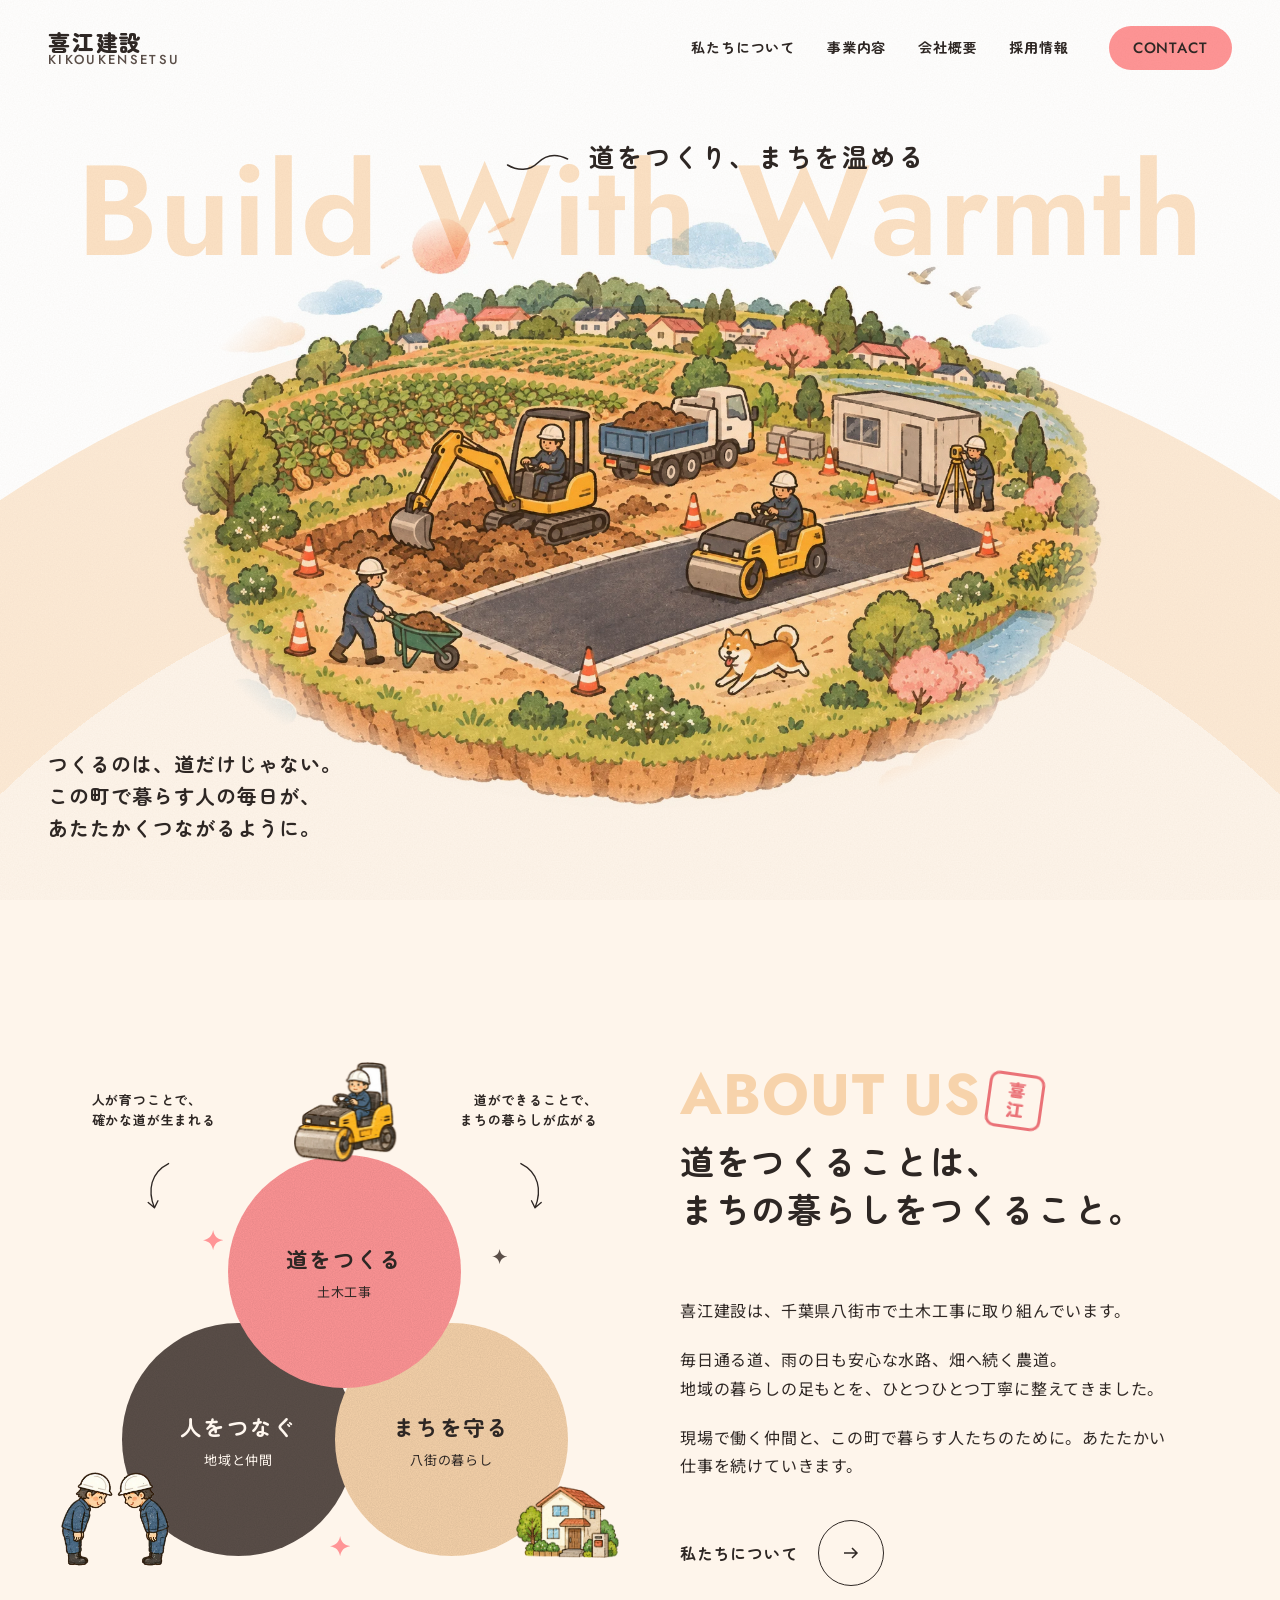
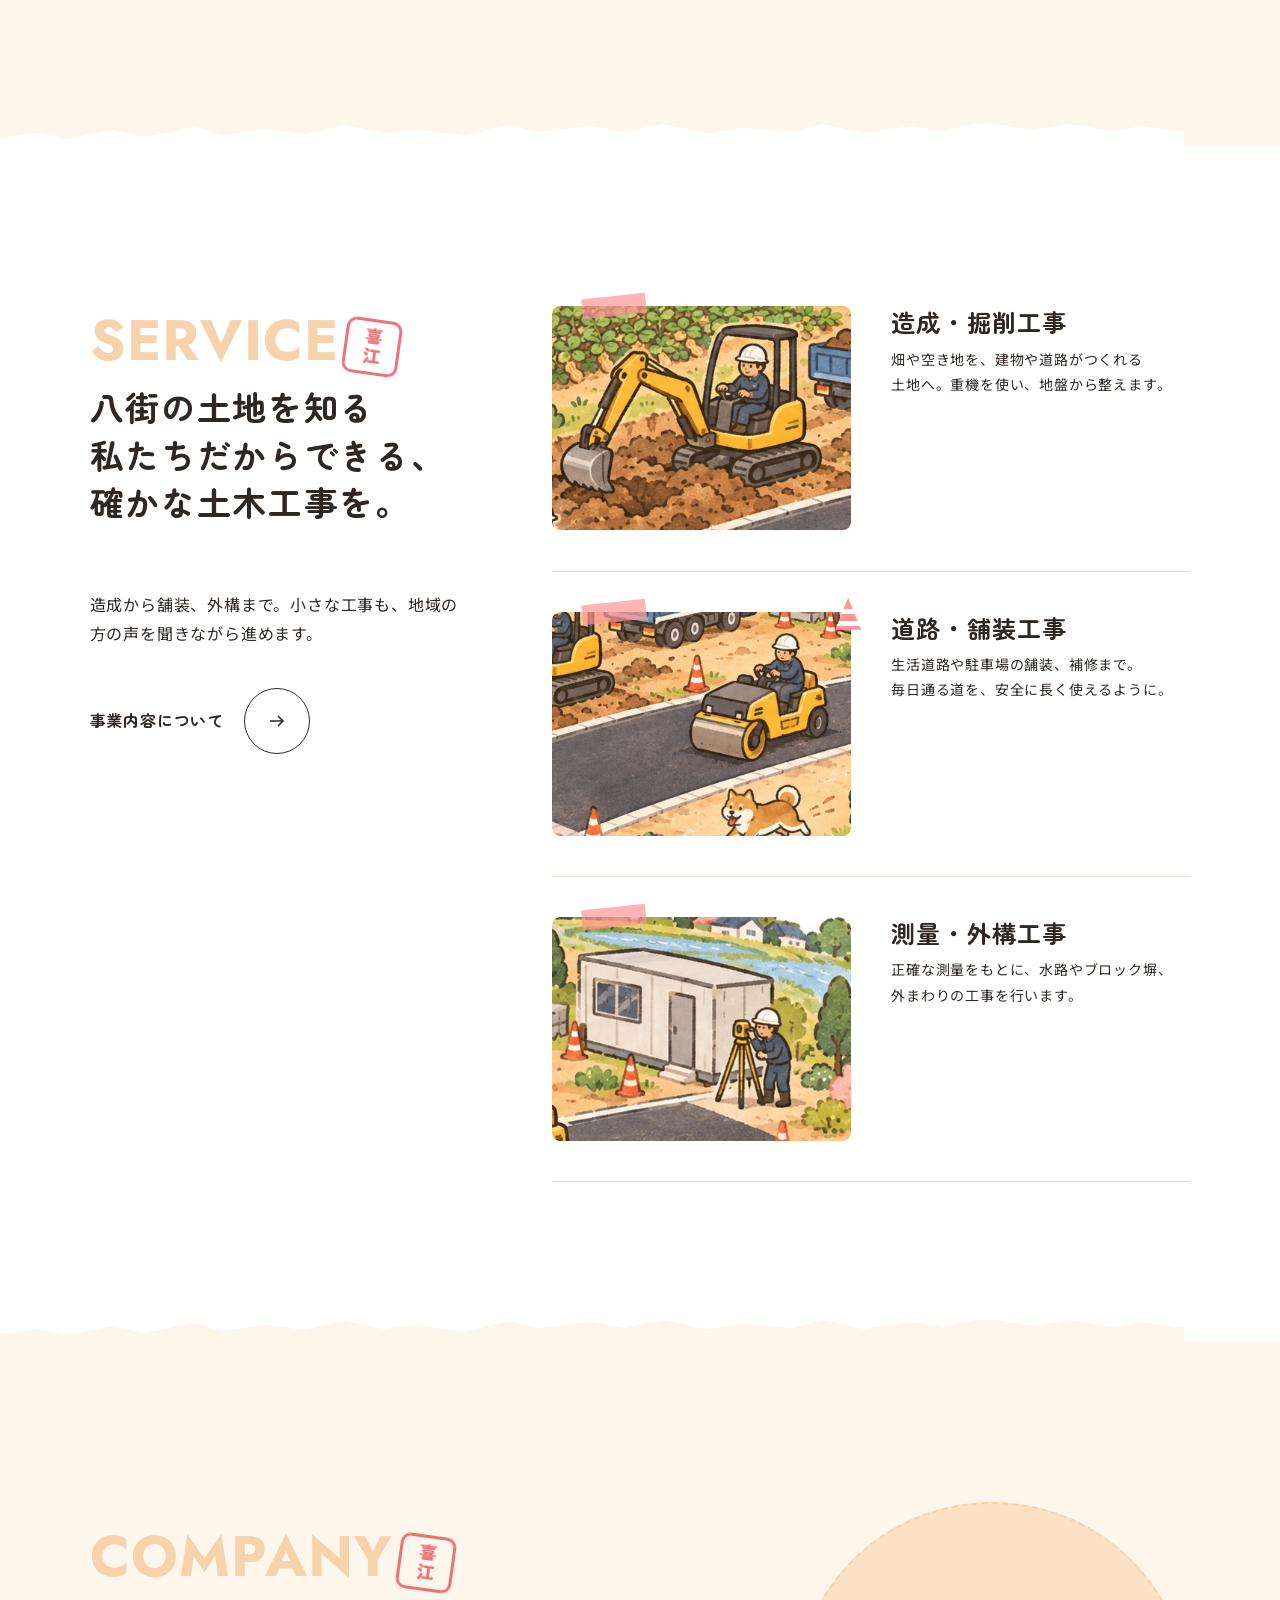
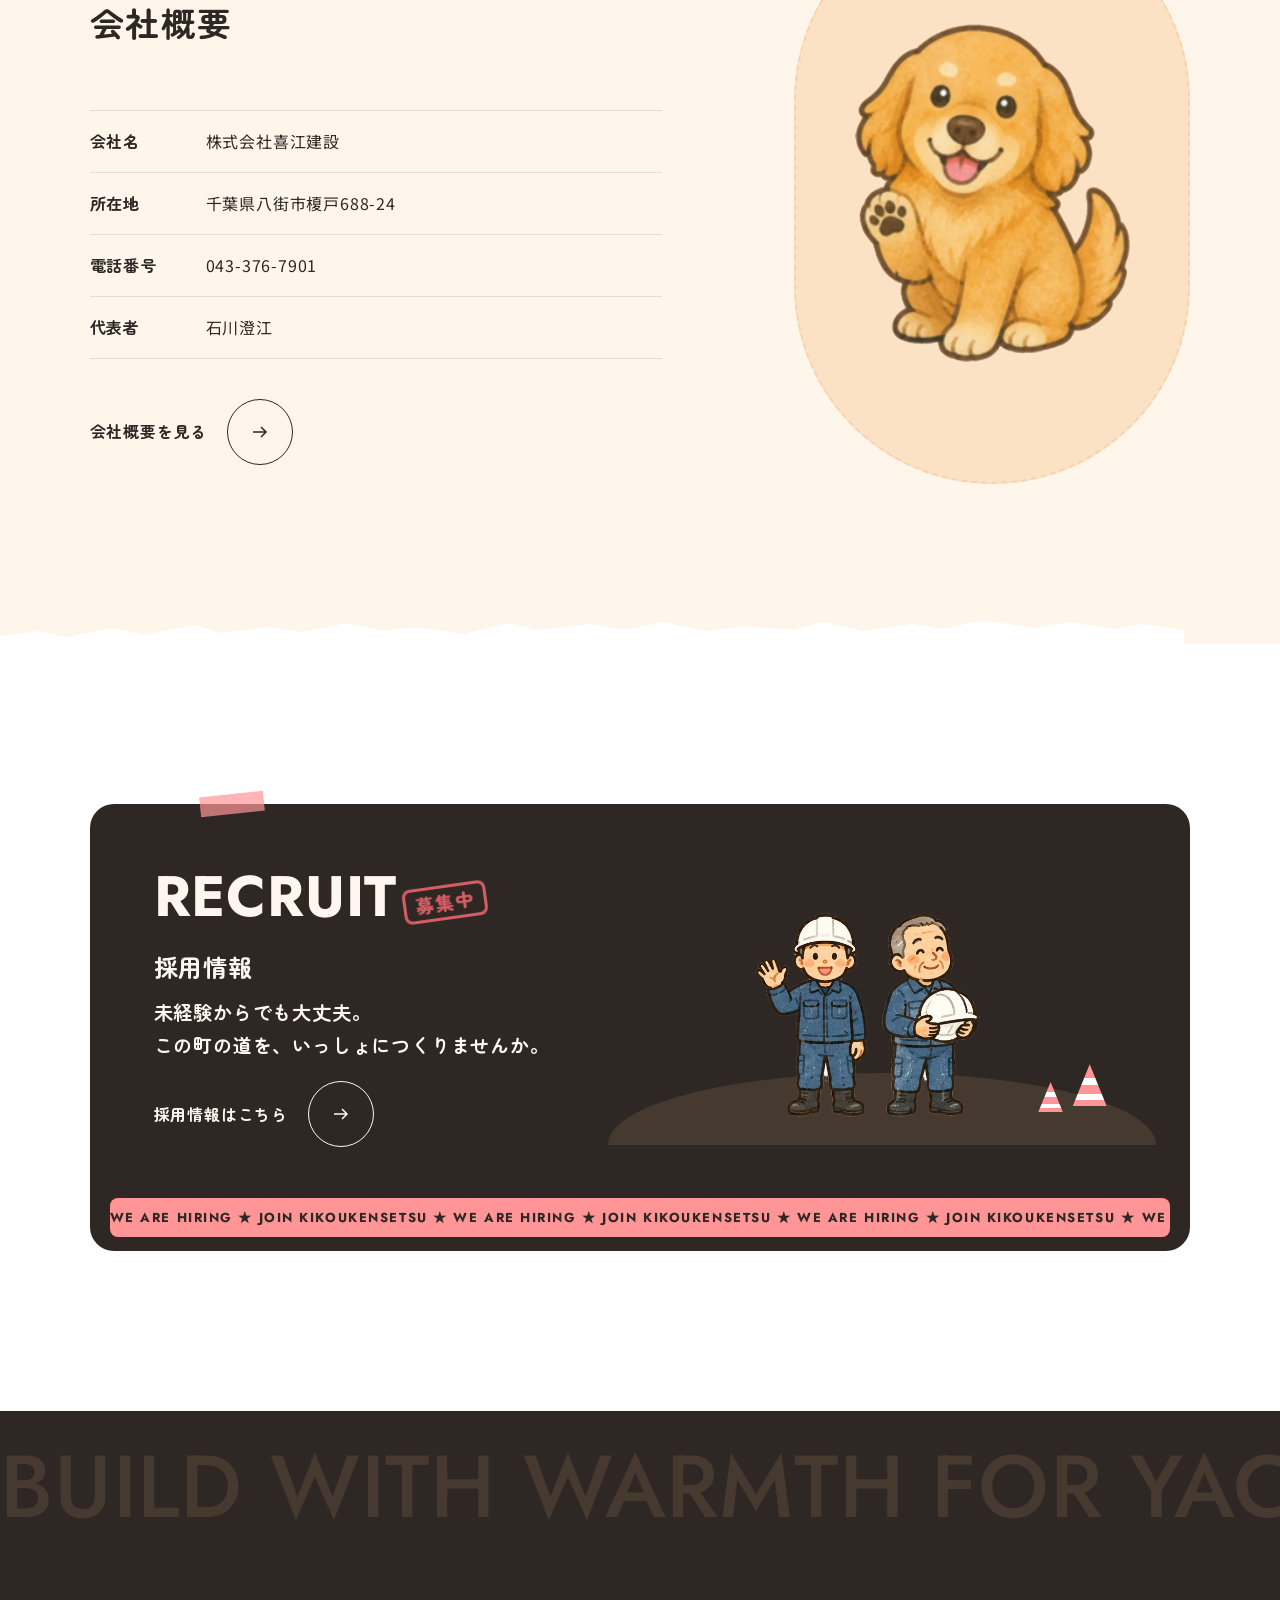
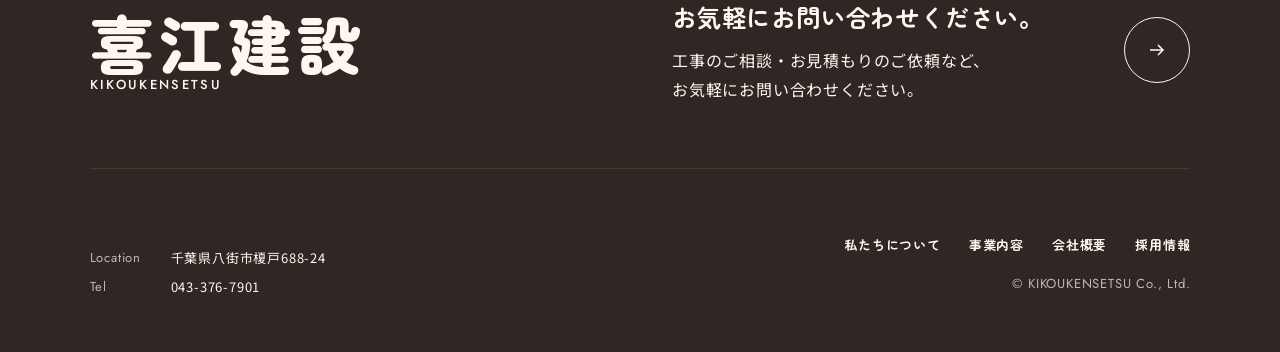
<file: index.html>
<!doctype html>
<html lang="ja">
<head>
<meta charset="utf-8">
<meta name="viewport" content="width=device-width, initial-scale=1">
<meta name="robots" content="noindex, nofollow">
<title>株式会社喜江建設</title>
<meta name="description" content="千葉県八街市の株式会社喜江建設のホームページです。">
<link rel="icon" href="favicon.ico?v=20261113b" sizes="any">
<link rel="icon" type="image/png" sizes="32x32" href="favicon-32.png?v=20261113b">
<link rel="icon" type="image/png" sizes="16x16" href="favicon-16.png?v=20261113b">
<link rel="apple-touch-icon" sizes="180x180" href="apple-touch-icon.png?v=20261113b">
<link rel="preconnect" href="https://fonts.googleapis.com">
<link rel="preconnect" href="https://fonts.gstatic.com" crossorigin>
<link href="https://fonts.googleapis.com/css2?family=Jost:wght@500;600;700&family=Noto+Sans+JP:wght@400;700&family=Zen+Maru+Gothic:wght@700;900&display=swap" rel="stylesheet">
<link rel="stylesheet" href="tokens.css?v=20261113b">
<link rel="stylesheet" href="base.css?v=20261113b">
<link rel="stylesheet" href="style.css?v=20261113b">
</head>
<body>

<header class="header">
  <a class="logo" href="./" aria-label="株式会社喜江建設 トップへ">
    <span class="logo__ja">喜江建設</span>
    <span class="logo__en">KIKOUKENSETSU</span>
  </a>
  <nav class="nav" aria-label="メインメニュー">
    <ul class="nav__list">
      <li><a href="about/">私たちについて</a></li>
      <li><a href="service/">事業内容</a></li>
      <li><a href="company/">会社概要</a></li>
      <li><a href="https://kikoukensetsu-saiyo.com/" target="_blank" rel="noopener">採用情報</a></li>
    </ul>
  </nav>
  <div class="header__acts">
    <a class="pill pill--accent" href="contact/">CONTACT</a>
    <button class="pill pill--dark menu-btn" type="button" aria-expanded="false" aria-controls="drawer">MENU</button>
  </div>
</header>

<div class="drawer" id="drawer">
  <p class="drawer__en" aria-hidden="true">MENU</p>
  <ul class="drawer__list">
    <li style="--i:0"><a href="about/"><span class="drawer__num">01</span><span class="drawer__txt"><span class="drawer__ja">私たちについて</span><span class="drawer__sub">ABOUT US</span></span><span class="drawer__arw" aria-hidden="true"><svg viewBox="0 0 16 16" fill="none"><path d="M1 8h13M9 3l5 5-5 5" stroke="currentColor" stroke-width="1.5"/></svg></span></a></li>
    <li style="--i:1"><a href="service/"><span class="drawer__num">02</span><span class="drawer__txt"><span class="drawer__ja">事業内容</span><span class="drawer__sub">SERVICE</span></span><span class="drawer__arw" aria-hidden="true"><svg viewBox="0 0 16 16" fill="none"><path d="M1 8h13M9 3l5 5-5 5" stroke="currentColor" stroke-width="1.5"/></svg></span></a></li>
    <li style="--i:2"><a href="company/"><span class="drawer__num">03</span><span class="drawer__txt"><span class="drawer__ja">会社概要</span><span class="drawer__sub">COMPANY</span></span><span class="drawer__arw" aria-hidden="true"><svg viewBox="0 0 16 16" fill="none"><path d="M1 8h13M9 3l5 5-5 5" stroke="currentColor" stroke-width="1.5"/></svg></span></a></li>
    <li style="--i:3"><a href="https://kikoukensetsu-saiyo.com/" target="_blank" rel="noopener"><span class="drawer__num">04</span><span class="drawer__txt"><span class="drawer__ja">採用情報</span><span class="drawer__sub">RECRUIT</span></span><span class="drawer__arw" aria-hidden="true"><svg viewBox="0 0 16 16" fill="none"><path d="M1 8h13M9 3l5 5-5 5" stroke="currentColor" stroke-width="1.5"/></svg></span></a></li>
    <li style="--i:4"><a href="contact/"><span class="drawer__num">05</span><span class="drawer__txt"><span class="drawer__ja">お問い合わせ</span><span class="drawer__sub">CONTACT</span></span><span class="drawer__arw" aria-hidden="true"><svg viewBox="0 0 16 16" fill="none"><path d="M1 8h13M9 3l5 5-5 5" stroke="currentColor" stroke-width="1.5"/></svg></span></a></li>
  </ul>
  <a class="drawer__tel" href="tel:0433767901" style="--i:5"><span class="drawer__tel-label">お電話でのお問い合わせ</span><span class="drawer__tel-num">043-376-7901</span></a>
  <img class="drawer__chara" src="assets/chara_wave.webp?v=20261113b" width="219" height="398" alt="" aria-hidden="true">
</div>

<main>
    <section class="fv" aria-label="ファーストビュー">
    <div class="fv__stage">
      <p class="fv__en" aria-hidden="true" data-split>Build With Warmth</p>
      <p class="fv__catch" data-split>
        <svg viewBox="0 0 64 20" fill="none" aria-hidden="true"><path d="M2 14c10 6 22 6 30-2s18-10 30-4" stroke="currentColor" stroke-width="1.5" stroke-linecap="round"/></svg>
        道をつくり、まちを温める
      </p>
      <div class="fv__art">
        <img src="assets/fv.webp?v=20261113b" width="1536" height="1024" alt="畑の広がる島の上で、重機や測量、舗装の仕事をする社員たちと看板犬のイラスト">
      </div>
    </div>
    <p class="fv__copy">
      つくるのは、道だけじゃない。<br>
      この町で暮らす人の毎日が、<br>
      あたたかくつながるように。
    </p>
  </section>

    <section class="sec about" id="about" aria-labelledby="about-ttl">
    <div class="wrap about__grid">
      <div class="venn" aria-hidden="true">
        <p class="venn__note venn__note--l rv">人が育つことで、<br>確かな道が生まれる</p>
        <p class="venn__note venn__note--r rv">道ができることで、<br>まちの暮らしが広がる</p>
        <svg class="venn__arrow venn__arrow--l rv" viewBox="0 0 40 60" fill="none"><path pathLength="1" d="M30 4C10 14 6 34 14 54m0 0-7-6m7 6 4-8" stroke="currentColor" stroke-width="1.5" stroke-linecap="round"/></svg>
        <svg class="venn__arrow venn__arrow--r rv" viewBox="0 0 40 60" fill="none"><path pathLength="1" d="M10 4c20 10 24 30 16 50m0 0 7-6m-7 6-4-8" stroke="currentColor" stroke-width="1.5" stroke-linecap="round"/></svg>
        <div class="venn__item venn__item--top">
          <div class="venn__circle venn__circle--top rv"><span class="venn__ttl">道をつくる</span><span class="venn__sub">土木工事</span></div>
          <img class="venn__chara venn__chara--top rv" src="assets/chara_roller.webp?v=20261113b" width="441" height="431" alt="" data-bleed>
        </div>
        <div class="venn__item venn__item--l">
          <div class="venn__circle venn__circle--l rv"><span class="venn__ttl">人をつなぐ</span><span class="venn__sub">地域と仲間</span></div>
          <img class="venn__chara venn__chara--l rv" src="assets/chara_bow.webp?v=20261113b" width="413" height="363" alt="" data-bleed>
        </div>
        <div class="venn__item venn__item--r">
          <div class="venn__circle venn__circle--r rv"><span class="venn__ttl">まちを守る</span><span class="venn__sub">八街の暮らし</span></div>
          <img class="venn__chara venn__chara--r rv" src="assets/chara_house.webp?v=20261113b" width="500" height="352" alt="" data-bleed>
        </div>
        <svg class="venn__spark venn__spark--1" viewBox="0 0 20 20"><path d="M10 0c1 6 4 9 10 10-6 1-9 4-10 10-1-6-4-9-10-10 6-1 9-4 10-10Z" fill="currentColor"/></svg>
        <svg class="venn__spark venn__spark--2" viewBox="0 0 20 20"><path d="M10 0c1 6 4 9 10 10-6 1-9 4-10 10-1-6-4-9-10-10 6-1 9-4 10-10Z" fill="currentColor"/></svg>
        <svg class="venn__spark venn__spark--3" viewBox="0 0 20 20"><path d="M10 0c1 6 4 9 10 10-6 1-9 4-10 10-1-6-4-9-10-10 6-1 9-4 10-10Z" fill="currentColor"/></svg>
      </div>
      <div class="about__body">
        <div class="sec-head">
          <p class="sec-head__en rv" aria-hidden="true">ABOUT US</p>
          <h2 class="sec-head__ja rv" id="about-ttl"><span class="nb">道をつくることは、</span><br><span class="nb">まちの暮らしを</span><span class="nb">つくること。</span></h2>
        </div>
        <div class="txt rv">
          <p class="body">喜江建設は、千葉県八街市で土木工事に<wbr>取り組んでいます。</p>
          <p class="body">毎日通る道、雨の日も安心な水路、<wbr>畑へ続く農道。<br>地域の暮らしの足もとを、<wbr>ひとつひとつ丁寧に整えてきました。</p>
          <p class="body">現場で働く仲間と、<wbr>この町で暮らす人たちのために。<wbr>あたたかい仕事を続けていきます。</p>
        </div>
        <a class="btn-circle rv" href="about/">私たちについて<span class="btn-circle__ring" aria-hidden="true"><svg viewBox="0 0 16 16" fill="none"><path d="M1 8h13M9 3l5 5-5 5" stroke="currentColor" stroke-width="1.5"/></svg></span></a>
      </div>
    </div>
  </section>

    <section class="sec service" id="service" aria-labelledby="service-ttl">
    <div class="wrap service__grid">
      <div class="service__head">
        <div class="sec-head">
          <p class="sec-head__en rv" aria-hidden="true">SERVICE</p>
          <h2 class="sec-head__ja rv" id="service-ttl"><span class="nb">八街の土地を知る</span><br><span class="nb">私たちだからできる、</span><br><span class="nb">確かな土木工事を。</span></h2>
        </div>
        <p class="body rv">造成から舗装、外構まで。<wbr>小さな工事も、<wbr>地域の方の声を聞きながら<wbr>進めます。</p>
        <a class="btn-circle rv" href="service/">事業内容について<span class="btn-circle__ring" aria-hidden="true"><svg viewBox="0 0 16 16" fill="none"><path d="M1 8h13M9 3l5 5-5 5" stroke="currentColor" stroke-width="1.5"/></svg></span></a>
      </div>
      <ul class="media-list">
        <li class="media rv">
          <div class="media__img"><img src="assets/svc_01.webp?v=20261113b" width="800" height="600" alt="小型の油圧ショベルで土を掘る作業員のイラスト"></div>
          <div class="media__txt">
            <h3 class="media__ttl">造成・掘削工事</h3>
            <p>畑や空き地を、建物や道路が<wbr>つくれる土地へ。<wbr>重機を使い、地盤から整えます。</p>
          </div>
        </li>
        <li class="media rv">
          <div class="media__img media__img--cone"><img src="assets/svc_02.webp?v=20261113b" width="800" height="600" alt="ローラーで道路を舗装する作業員と、走る柴犬のイラスト"></div>
          <div class="media__txt">
            <h3 class="media__ttl">道路・舗装工事</h3>
            <p>生活道路や駐車場の舗装、<wbr>補修まで。<wbr>毎日通る道を、安全に<wbr>長く使えるように。</p>
          </div>
        </li>
        <li class="media rv">
          <div class="media__img"><img src="assets/svc_03.webp?v=20261113b" width="800" height="600" alt="現場事務所の前で測量機を覗く作業員のイラスト"></div>
          <div class="media__txt">
            <h3 class="media__ttl">測量・外構工事</h3>
            <p>正確な測量をもとに、<wbr>水路やブロック塀、<wbr>外まわりの工事を行います。</p>
          </div>
        </li>
      </ul>
    </div>
  </section>
    <section class="sec company" id="company" aria-labelledby="company-ttl">
    <div class="wrap company__grid">
      <div class="company__body">
        <div class="sec-head">
          <p class="sec-head__en rv" aria-hidden="true">COMPANY</p>
          <h2 class="sec-head__ja rv" id="company-ttl">会社概要</h2>
        </div>
        <dl class="info-table rv">
          <div class="info-table__row"><dt>会社名</dt><dd>株式会社喜江建設</dd></div>
          <div class="info-table__row"><dt>所在地</dt><dd>千葉県八街市榎戸688-24</dd></div>
          <div class="info-table__row"><dt>電話番号</dt><dd>043-376-7901</dd></div>
          <div class="info-table__row"><dt>代表者</dt><dd>石川澄江</dd></div>
        </dl>
        <a class="btn-circle rv" href="company/">会社概要を見る<span class="btn-circle__ring" aria-hidden="true"><svg viewBox="0 0 16 16" fill="none"><path d="M1 8h13M9 3l5 5-5 5" stroke="currentColor" stroke-width="1.5"/></svg></span></a>
      </div>
      <figure class="dog-frame rv">
        <div class="dog-frame__capsule">
          <img src="assets/dog_retriever.webp?v=20261113b" width="520" height="641" alt="看板犬のゴールデンレトリバーのイラスト">
        </div>
      </figure>
    </div>
  </section>

    <section class="sec recruit" id="recruit" aria-labelledby="recruit-ttl">
    <div class="wrap">
      <a class="recruit-card rv" href="https://kikoukensetsu-saiyo.com/" target="_blank" rel="noopener">
        <span class="recruit-card__scene" aria-hidden="true" data-bleed>
          <span class="recruit-card__cone"></span>
          <span class="recruit-card__cone recruit-card__cone--2"></span>
          <img class="recruit-card__chara recruit-card__chara--wave" src="assets/chara_wave.webp?v=20261113b" width="219" height="398" alt="">
          <img class="recruit-card__chara recruit-card__chara--senior" src="assets/chara_senior.webp?v=20261113b" width="191" height="399" alt="">
        </span>
        <span class="recruit-card__en" aria-hidden="true">RECRUIT<span class="recruit-card__stamp">募集中</span></span>
        <span class="recruit-card__body">
          <span class="recruit-card__ttl" id="recruit-ttl">採用情報</span>
          <span class="recruit-card__txt"><span class="cl">未経験からでも大丈夫。</span><br><span class="cl">この町の道を、</span><span class="cl">いっしょにつくりませんか。</span></span>
        </span>
        <span class="btn-circle recruit-card__btn">採用情報はこちら<span class="btn-circle__ring" aria-hidden="true"><svg viewBox="0 0 16 16" fill="none"><path d="M1 8h13M9 3l5 5-5 5" stroke="currentColor" stroke-width="1.5"/></svg></span></span>
        <span class="recruit-card__tape" aria-hidden="true"><span>WE ARE HIRING ★ JOIN KIKOUKENSETSU ★ WE ARE HIRING ★ JOIN KIKOUKENSETSU ★ WE ARE HIRING ★ JOIN KIKOUKENSETSU ★ </span><span>WE ARE HIRING ★ JOIN KIKOUKENSETSU ★ WE ARE HIRING ★ JOIN KIKOUKENSETSU ★ WE ARE HIRING ★ JOIN KIKOUKENSETSU ★ </span></span>
      </a>
    </div>
  </section>

</main>

<footer class="footer">
  <div class="footer__marquee" aria-hidden="true">
    <span>BUILD WITH WARMTH FOR YACHIMATA</span><span>BUILD WITH WARMTH FOR YACHIMATA</span>
    <span>BUILD WITH WARMTH FOR YACHIMATA</span><span>BUILD WITH WARMTH FOR YACHIMATA</span>
  </div>
  <div class="wrap">
    <div class="footer__top">
      <a class="logo footer__logo" href="./">
        <span class="logo__ja">喜江建設</span>
        <span class="logo__en">KIKOUKENSETSU</span>
      </a>
      <a class="footer__cta" href="contact/">
        <span>
          <span class="footer__cta-title"><span class="cl">お気軽に</span><span class="cl">お問い合わせください。</span></span>
          <span class="footer__cta-txt"><span class="cl">工事のご相談・</span><span class="cl">お見積もりのご依頼など、</span><span class="cl">お気軽にお問い合わせください。</span></span>
        </span>
        <span class="btn-circle__ring" aria-hidden="true"><svg viewBox="0 0 16 16" fill="none"><path d="M1 8h13M9 3l5 5-5 5" stroke="currentColor" stroke-width="1.5"/></svg></span>
      </a>
    </div>
    <div class="footer__bottom">
      <dl class="footer__info">
        <dt>Location</dt><dd>千葉県八街市榎戸688-24</dd>
        <dt>Tel</dt><dd>043-376-7901</dd>
      </dl>
      <div class="footer__right">
        <ul class="footer__nav">
          <li><a href="about/">私たちについて</a></li>
          <li><a href="service/">事業内容</a></li>
          <li><a href="company/">会社概要</a></li>
          <li><a href="https://kikoukensetsu-saiyo.com/" target="_blank" rel="noopener">採用情報</a></li>
            </ul>
        <p class="footer__copy">© KIKOUKENSETSU Co., Ltd.</p>
      </div>
    </div>
  </div>
</footer>

<script src="site.js?v=20261113b"></script>
</body>
</html>
</file>
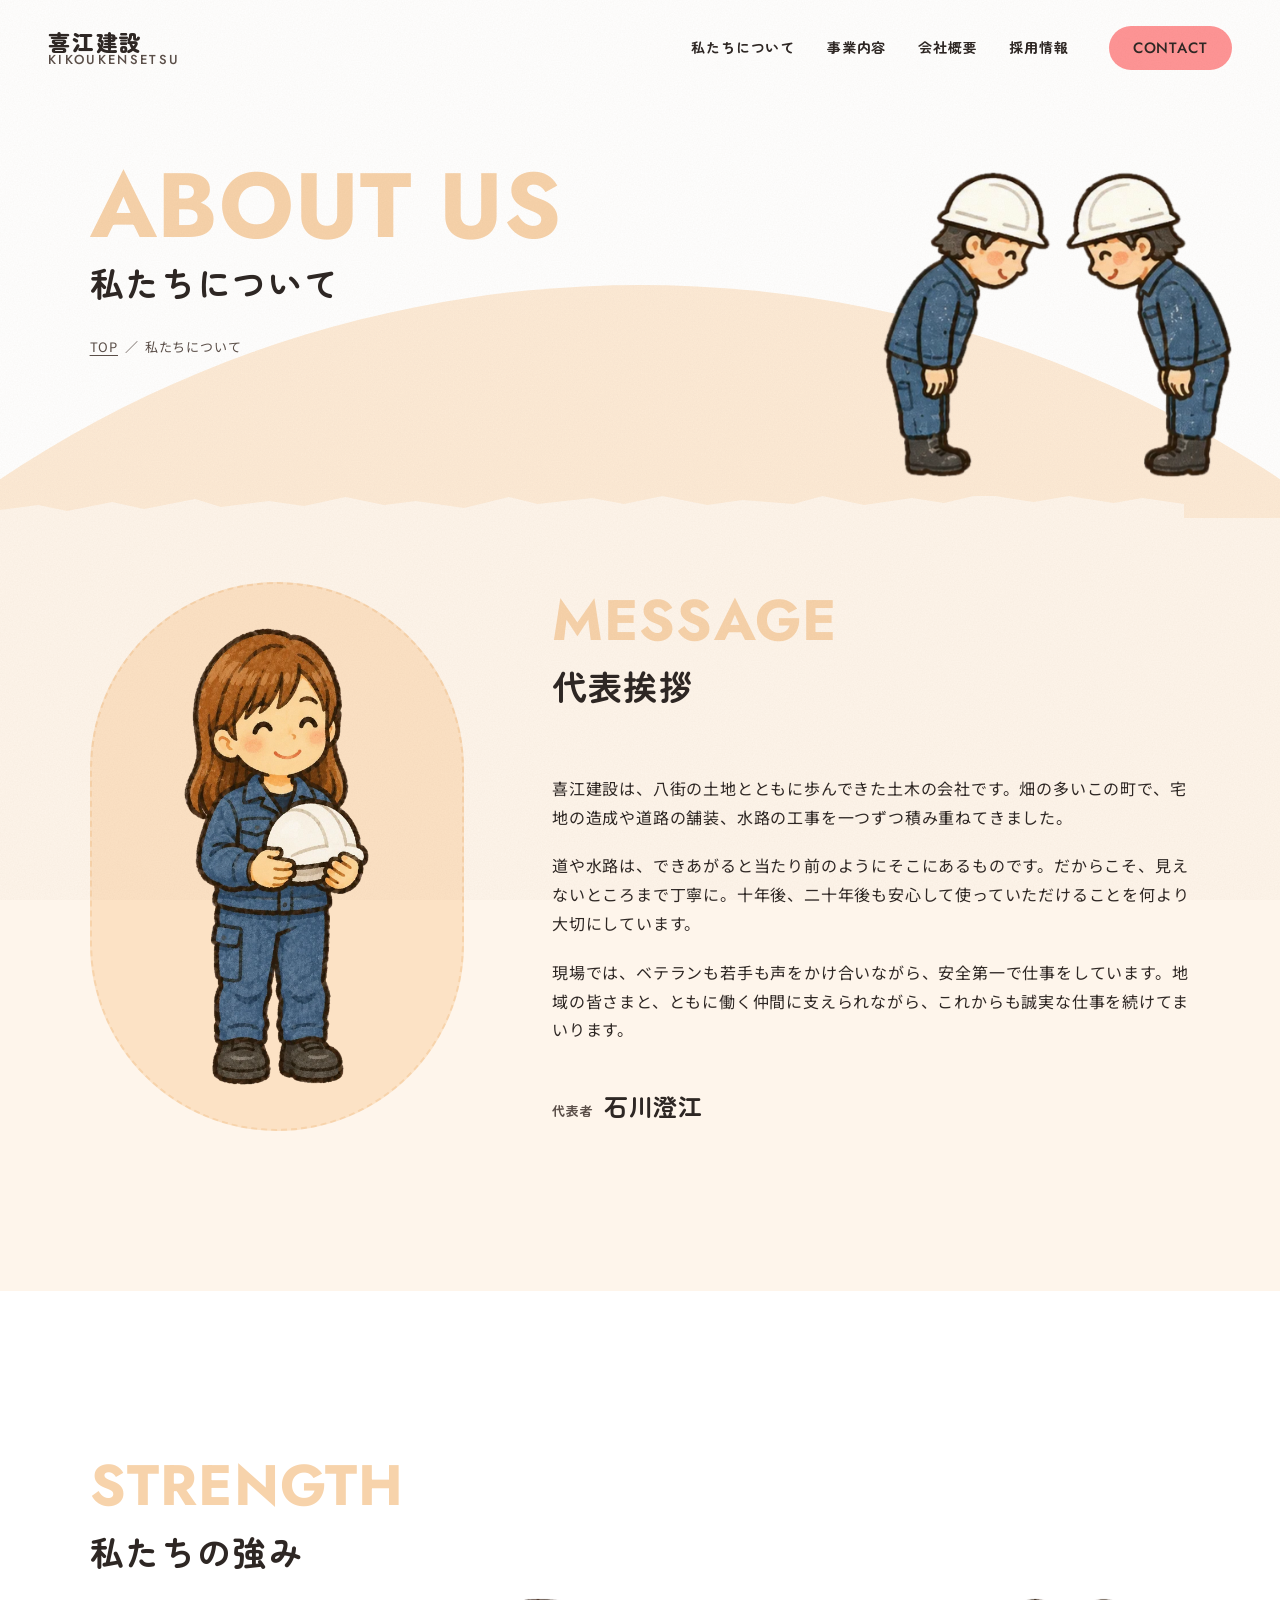
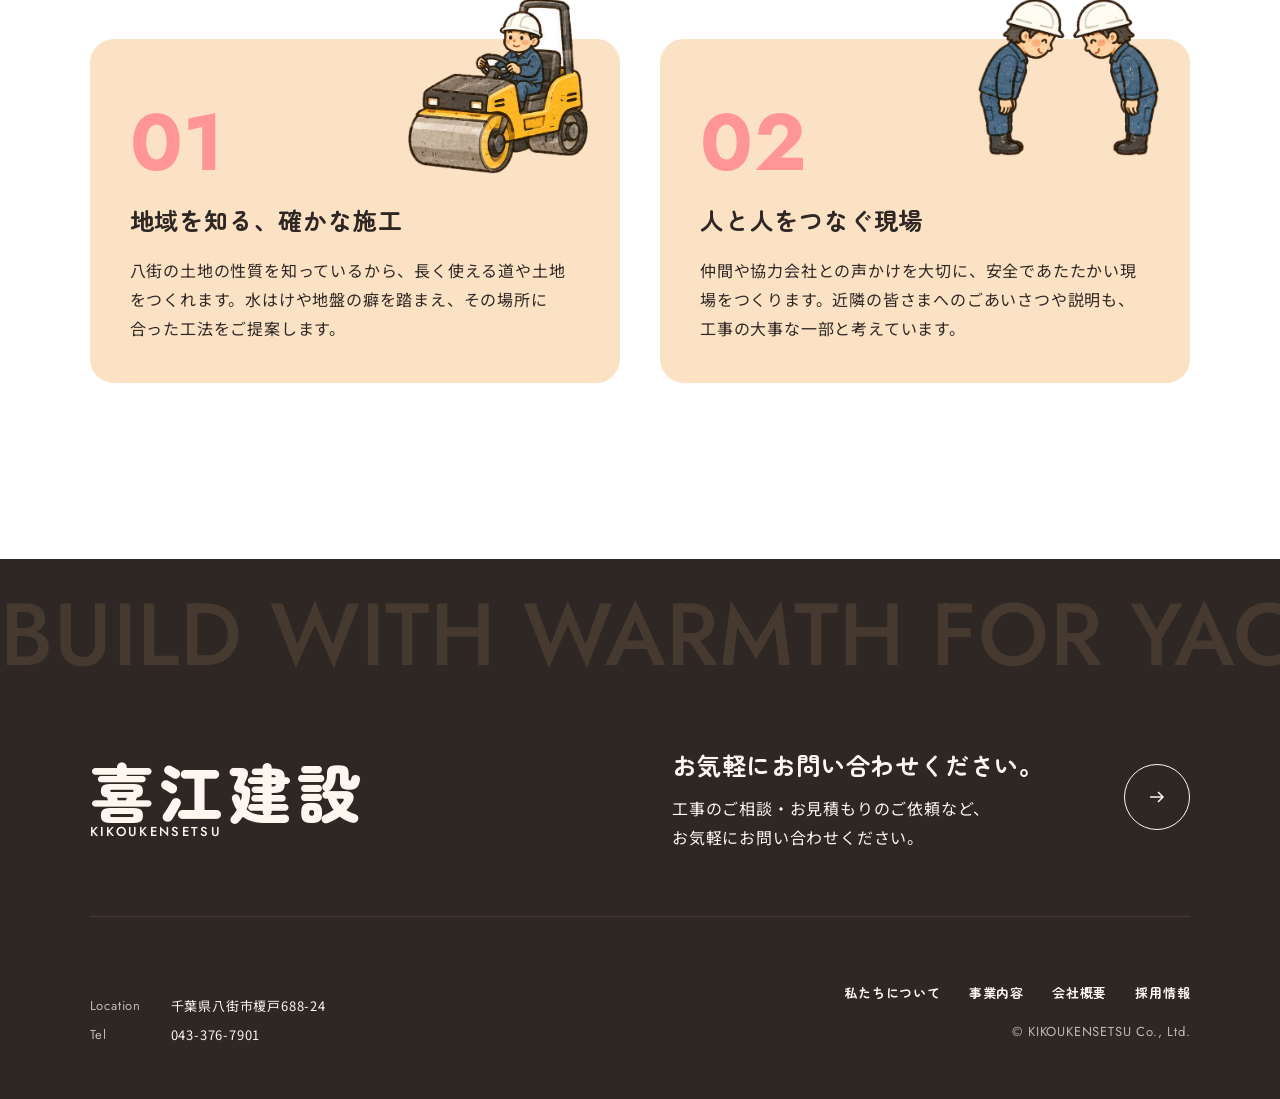
<file: about/index.html>
<!doctype html>
<html lang="ja">
<head>
<meta charset="utf-8">
<meta name="viewport" content="width=device-width, initial-scale=1">
<meta name="robots" content="noindex, nofollow">
<title>私たちについて｜株式会社喜江建設</title>
<meta name="description" content="株式会社喜江建設の想い・代表挨拶・強みをご紹介します。">
<link rel="icon" href="../favicon.ico?v=20261113b" sizes="any">
<link rel="icon" type="image/png" sizes="32x32" href="../favicon-32.png?v=20261113b">
<link rel="icon" type="image/png" sizes="16x16" href="../favicon-16.png?v=20261113b">
<link rel="apple-touch-icon" sizes="180x180" href="../apple-touch-icon.png?v=20261113b">
<link rel="preconnect" href="https://fonts.googleapis.com">
<link rel="preconnect" href="https://fonts.gstatic.com" crossorigin>
<link href="https://fonts.googleapis.com/css2?family=Jost:wght@500;600;700&family=Noto+Sans+JP:wght@400;700&family=Zen+Maru+Gothic:wght@700;900&display=swap" rel="stylesheet">
<link rel="stylesheet" href="../tokens.css?v=20261113b">
<link rel="stylesheet" href="../base.css?v=20261113b">
<link rel="stylesheet" href="../style.css?v=20261113b">
</head>
<body>

<header class="header">
  <a class="logo" href="../" aria-label="株式会社喜江建設 トップへ">
    <span class="logo__ja">喜江建設</span>
    <span class="logo__en">KIKOUKENSETSU</span>
  </a>
  <nav class="nav" aria-label="メインメニュー">
    <ul class="nav__list">
      <li><a href="../about/">私たちについて</a></li>
      <li><a href="../service/">事業内容</a></li>
      <li><a href="../company/">会社概要</a></li>
      <li><a href="https://kikoukensetsu-saiyo.com/" target="_blank" rel="noopener">採用情報</a></li>
    </ul>
  </nav>
  <div class="header__acts">
    <a class="pill pill--accent" href="../contact/">CONTACT</a>
    <button class="pill pill--dark menu-btn" type="button" aria-expanded="false" aria-controls="drawer">MENU</button>
  </div>
</header>

<div class="drawer" id="drawer">
  <p class="drawer__en" aria-hidden="true">MENU</p>
  <ul class="drawer__list">
    <li style="--i:0"><a href="../about/"><span class="drawer__num">01</span><span class="drawer__txt"><span class="drawer__ja">私たちについて</span><span class="drawer__sub">ABOUT US</span></span><span class="drawer__arw" aria-hidden="true"><svg viewBox="0 0 16 16" fill="none"><path d="M1 8h13M9 3l5 5-5 5" stroke="currentColor" stroke-width="1.5"/></svg></span></a></li>
    <li style="--i:1"><a href="../service/"><span class="drawer__num">02</span><span class="drawer__txt"><span class="drawer__ja">事業内容</span><span class="drawer__sub">SERVICE</span></span><span class="drawer__arw" aria-hidden="true"><svg viewBox="0 0 16 16" fill="none"><path d="M1 8h13M9 3l5 5-5 5" stroke="currentColor" stroke-width="1.5"/></svg></span></a></li>
    <li style="--i:2"><a href="../company/"><span class="drawer__num">03</span><span class="drawer__txt"><span class="drawer__ja">会社概要</span><span class="drawer__sub">COMPANY</span></span><span class="drawer__arw" aria-hidden="true"><svg viewBox="0 0 16 16" fill="none"><path d="M1 8h13M9 3l5 5-5 5" stroke="currentColor" stroke-width="1.5"/></svg></span></a></li>
    <li style="--i:3"><a href="https://kikoukensetsu-saiyo.com/" target="_blank" rel="noopener"><span class="drawer__num">04</span><span class="drawer__txt"><span class="drawer__ja">採用情報</span><span class="drawer__sub">RECRUIT</span></span><span class="drawer__arw" aria-hidden="true"><svg viewBox="0 0 16 16" fill="none"><path d="M1 8h13M9 3l5 5-5 5" stroke="currentColor" stroke-width="1.5"/></svg></span></a></li>
    <li style="--i:4"><a href="../contact/"><span class="drawer__num">05</span><span class="drawer__txt"><span class="drawer__ja">お問い合わせ</span><span class="drawer__sub">CONTACT</span></span><span class="drawer__arw" aria-hidden="true"><svg viewBox="0 0 16 16" fill="none"><path d="M1 8h13M9 3l5 5-5 5" stroke="currentColor" stroke-width="1.5"/></svg></span></a></li>
  </ul>
  <a class="drawer__tel" href="tel:0433767901" style="--i:5"><span class="drawer__tel-label">お電話でのお問い合わせ</span><span class="drawer__tel-num">043-376-7901</span></a>
  <img class="drawer__chara" src="../assets/chara_wave.webp?v=20261113b" width="219" height="398" alt="" aria-hidden="true">
</div>

<main>
  <section class="hero-sub" aria-labelledby="page-ttl">
    <div class="wrap hero-sub__inner">
      <p class="hero-sub__en" aria-hidden="true" data-split>ABOUT US</p>
      <h1 class="hero-sub__ja" id="page-ttl">私たちについて</h1>
      <p class="hero-sub__crumb"><a href="../">TOP</a><span aria-hidden="true">／</span>私たちについて</p>
    </div>
    <img class="hero-sub__chara" src="../assets/chara_bow.webp?v=20261113b" width="413" height="363" alt="" aria-hidden="true" data-bleed>
  </section>

    <section class="sec greet" aria-labelledby="greet-ttl">
    <div class="wrap greet__grid">
      <figure class="dog-frame greet__photo rv">
        <div class="dog-frame__capsule">
          <img src="../assets/chara_daihyo.webp?v=20261113b" width="324" height="800" alt="代表 石川澄江のイラスト">
        </div>
      </figure>
      <div class="greet__body">
        <div class="sec-head">
          <p class="sec-head__en rv" aria-hidden="true">MESSAGE</p>
          <h2 class="sec-head__ja rv" id="greet-ttl">代表挨拶</h2>
        </div>
        <div class="txt rv">
          <p class="body"><span class="cl">喜江建設は、</span><span class="cl">八街の土地とともに歩んできた</span><span class="cl">土木の会社です。</span><span class="cl">畑の多いこの町で、</span><span class="cl">宅地の造成や道路の舗装、</span><span class="cl">水路の工事を一つずつ積み重ねてきました。</span></p>
          <p class="body"><span class="cl">道や水路は、</span><span class="cl">できあがると当たり前のように</span><span class="cl">そこにあるものです。</span><span class="cl">だからこそ、</span><span class="cl">見えないところまで丁寧に。</span><span class="cl">十年後、</span><span class="cl">二十年後も安心して使っていただけることを</span><span class="cl">何より大切にしています。</span></p>
          <p class="body"><span class="cl">現場では、</span><span class="cl">ベテランも若手も声をかけ合いながら、</span><span class="cl">安全第一で仕事をしています。</span><span class="cl">地域の皆さまと、</span><span class="cl">ともに働く仲間に支えられながら、</span><span class="cl">これからも誠実な仕事を続けてまいります。</span></p>
        </div>
        <p class="greet__sign rv"><span class="greet__role">代表者</span>石川澄江</p>
      </div>
    </div>
  </section>

    <section class="sec strength" aria-labelledby="strength-ttl">
    <div class="wrap">
      <div class="sec-head">
        <p class="sec-head__en rv" aria-hidden="true">STRENGTH</p>
        <h2 class="sec-head__ja rv" id="strength-ttl">私たちの強み</h2>
      </div>
      <ol class="strength__list">
        <li class="strength__item rv">
          <span class="strength__num" aria-hidden="true">01</span>
          <img class="strength__chara" src="../assets/chara_roller.webp?v=20261113b" width="441" height="431" alt="" data-bleed>
          <h3 class="strength__ttl">地域を知る、確かな施工</h3>
          <p class="body"><span class="cl">八街の土地の性質を知っているから、</span><span class="cl">長く使える道や土地をつくれます。</span><span class="cl">水はけや地盤の癖を踏まえ、</span><span class="cl">その場所に合った工法をご提案します。</span></p>
        </li>
        <li class="strength__item rv">
          <span class="strength__num" aria-hidden="true">02</span>
          <img class="strength__chara" src="../assets/chara_bow.webp?v=20261113b" width="413" height="363" alt="" data-bleed>
          <h3 class="strength__ttl">人と人をつなぐ現場</h3>
          <p class="body"><span class="cl">仲間や協力会社との声かけを大切に、</span><span class="cl">安全であたたかい現場をつくります。</span><span class="cl">近隣の皆さまへのごあいさつや説明も、</span><span class="cl">工事の大事な一部と考えています。</span></p>
        </li>
      </ol>
    </div>
  </section>
</main>

<footer class="footer">
  <div class="footer__marquee" aria-hidden="true">
    <span>BUILD WITH WARMTH FOR YACHIMATA</span><span>BUILD WITH WARMTH FOR YACHIMATA</span>
    <span>BUILD WITH WARMTH FOR YACHIMATA</span><span>BUILD WITH WARMTH FOR YACHIMATA</span>
  </div>
  <div class="wrap">
    <div class="footer__top">
      <a class="logo footer__logo" href="../">
        <span class="logo__ja">喜江建設</span>
        <span class="logo__en">KIKOUKENSETSU</span>
      </a>
      <a class="footer__cta" href="../contact/">
        <span>
          <span class="footer__cta-title"><span class="cl">お気軽に</span><span class="cl">お問い合わせください。</span></span>
          <span class="footer__cta-txt"><span class="cl">工事のご相談・</span><span class="cl">お見積もりのご依頼など、</span><span class="cl">お気軽にお問い合わせください。</span></span>
        </span>
        <span class="btn-circle__ring" aria-hidden="true"><svg viewBox="0 0 16 16" fill="none"><path d="M1 8h13M9 3l5 5-5 5" stroke="currentColor" stroke-width="1.5"/></svg></span>
      </a>
    </div>
    <div class="footer__bottom">
      <dl class="footer__info">
        <dt>Location</dt><dd>千葉県八街市榎戸688-24</dd>
        <dt>Tel</dt><dd>043-376-7901</dd>
      </dl>
      <div class="footer__right">
        <ul class="footer__nav">
          <li><a href="../about/">私たちについて</a></li>
          <li><a href="../service/">事業内容</a></li>
          <li><a href="../company/">会社概要</a></li>
          <li><a href="https://kikoukensetsu-saiyo.com/" target="_blank" rel="noopener">採用情報</a></li>
            </ul>
        <p class="footer__copy">© KIKOUKENSETSU Co., Ltd.</p>
      </div>
    </div>
  </div>
</footer>

<script src="../site.js?v=20261113b"></script>
</body>
</html>
</file>
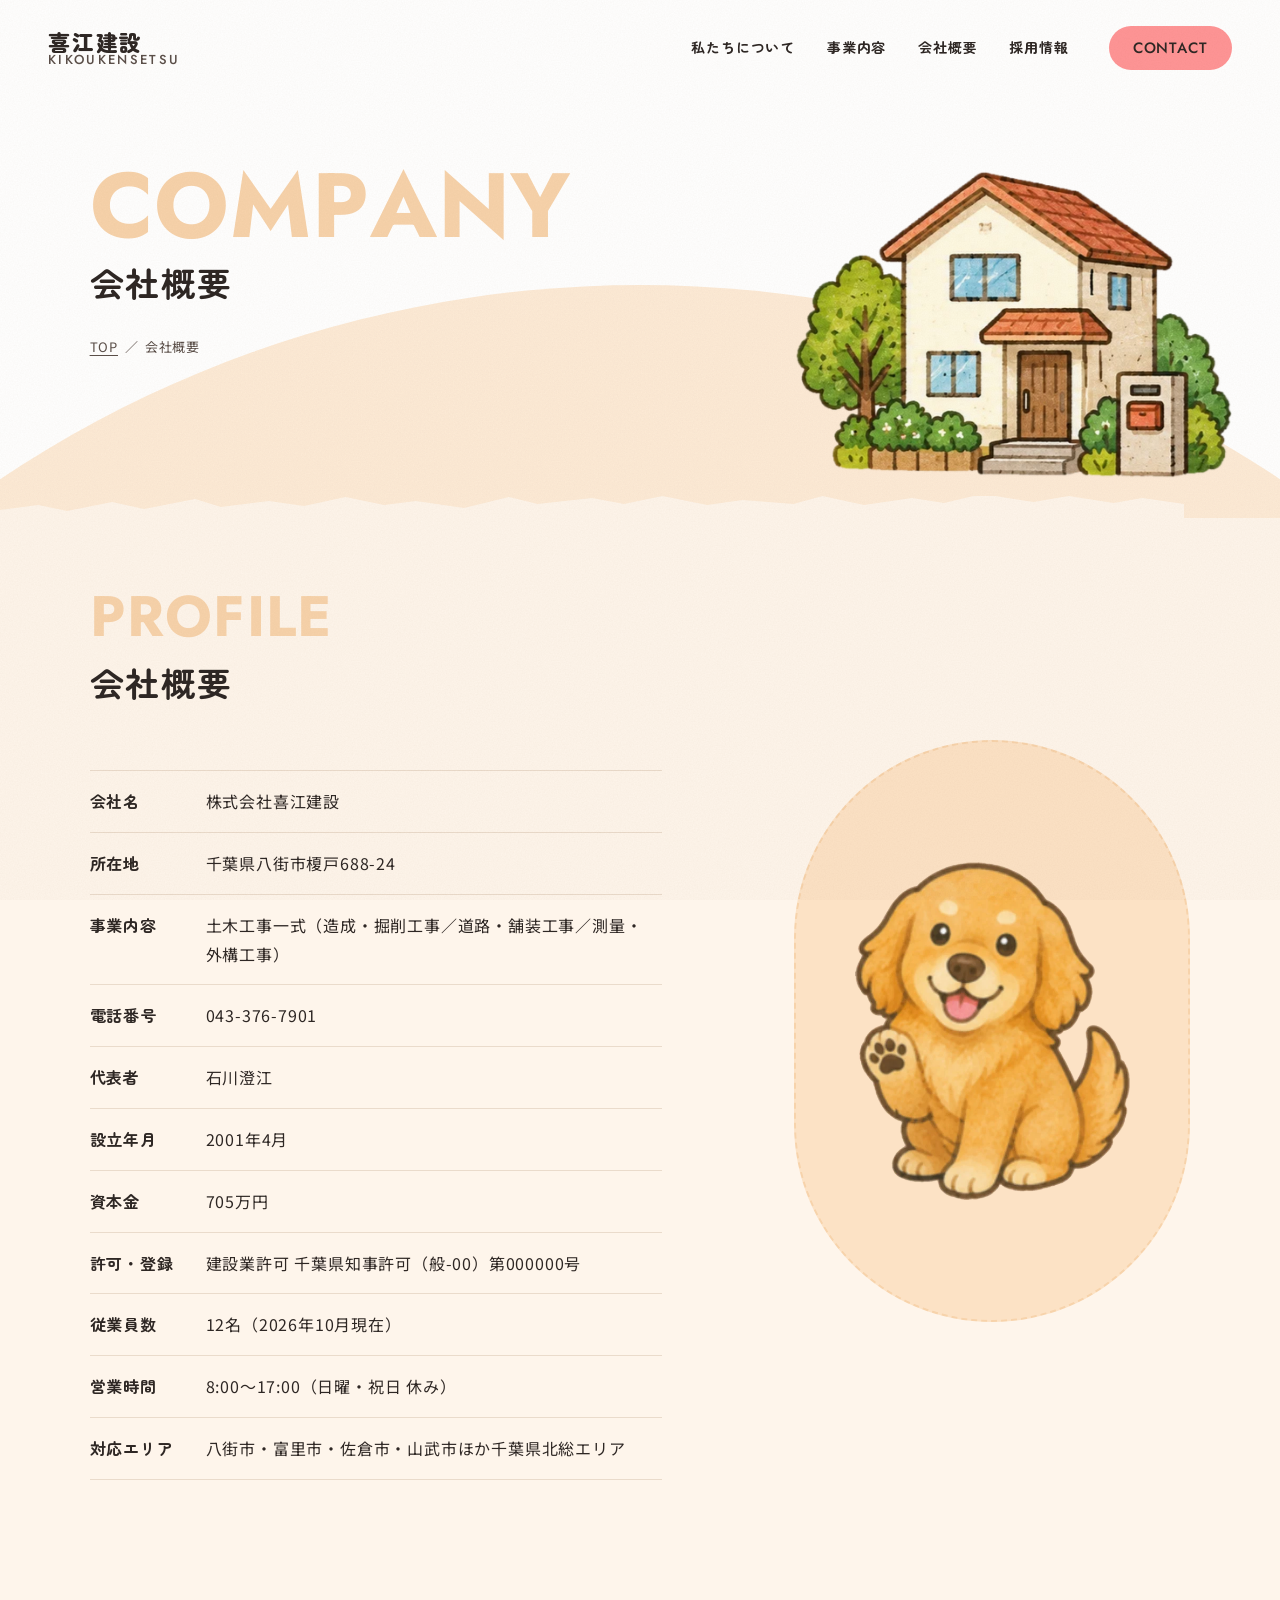
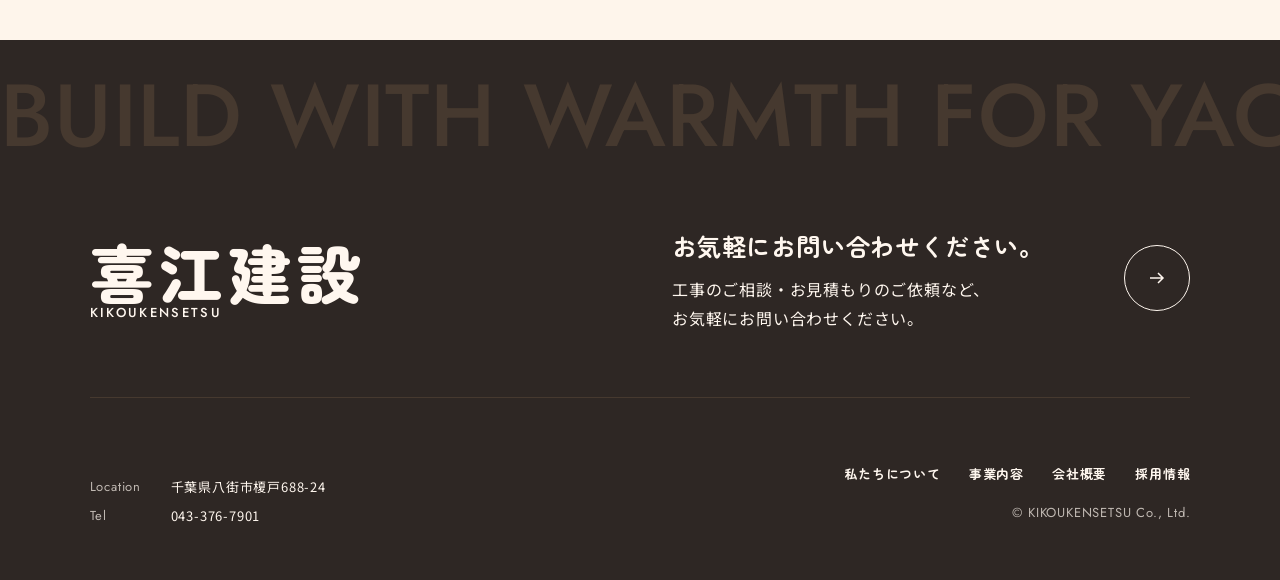
<file: company/index.html>
<!doctype html>
<html lang="ja">
<head>
<meta charset="utf-8">
<meta name="viewport" content="width=device-width, initial-scale=1">
<meta name="robots" content="noindex, nofollow">
<title>会社概要｜株式会社喜江建設</title>
<meta name="description" content="株式会社喜江建設の会社概要です。">
<link rel="icon" href="../favicon.ico?v=20261113b" sizes="any">
<link rel="icon" type="image/png" sizes="32x32" href="../favicon-32.png?v=20261113b">
<link rel="icon" type="image/png" sizes="16x16" href="../favicon-16.png?v=20261113b">
<link rel="apple-touch-icon" sizes="180x180" href="../apple-touch-icon.png?v=20261113b">
<link rel="preconnect" href="https://fonts.googleapis.com">
<link rel="preconnect" href="https://fonts.gstatic.com" crossorigin>
<link href="https://fonts.googleapis.com/css2?family=Jost:wght@500;600;700&family=Noto+Sans+JP:wght@400;700&family=Zen+Maru+Gothic:wght@700;900&display=swap" rel="stylesheet">
<link rel="stylesheet" href="../tokens.css?v=20261113b">
<link rel="stylesheet" href="../base.css?v=20261113b">
<link rel="stylesheet" href="../style.css?v=20261113b">
</head>
<body>

<header class="header">
  <a class="logo" href="../" aria-label="株式会社喜江建設 トップへ">
    <span class="logo__ja">喜江建設</span>
    <span class="logo__en">KIKOUKENSETSU</span>
  </a>
  <nav class="nav" aria-label="メインメニュー">
    <ul class="nav__list">
      <li><a href="../about/">私たちについて</a></li>
      <li><a href="../service/">事業内容</a></li>
      <li><a href="../company/">会社概要</a></li>
      <li><a href="https://kikoukensetsu-saiyo.com/" target="_blank" rel="noopener">採用情報</a></li>
    </ul>
  </nav>
  <div class="header__acts">
    <a class="pill pill--accent" href="../contact/">CONTACT</a>
    <button class="pill pill--dark menu-btn" type="button" aria-expanded="false" aria-controls="drawer">MENU</button>
  </div>
</header>

<div class="drawer" id="drawer">
  <p class="drawer__en" aria-hidden="true">MENU</p>
  <ul class="drawer__list">
    <li style="--i:0"><a href="../about/"><span class="drawer__num">01</span><span class="drawer__txt"><span class="drawer__ja">私たちについて</span><span class="drawer__sub">ABOUT US</span></span><span class="drawer__arw" aria-hidden="true"><svg viewBox="0 0 16 16" fill="none"><path d="M1 8h13M9 3l5 5-5 5" stroke="currentColor" stroke-width="1.5"/></svg></span></a></li>
    <li style="--i:1"><a href="../service/"><span class="drawer__num">02</span><span class="drawer__txt"><span class="drawer__ja">事業内容</span><span class="drawer__sub">SERVICE</span></span><span class="drawer__arw" aria-hidden="true"><svg viewBox="0 0 16 16" fill="none"><path d="M1 8h13M9 3l5 5-5 5" stroke="currentColor" stroke-width="1.5"/></svg></span></a></li>
    <li style="--i:2"><a href="../company/"><span class="drawer__num">03</span><span class="drawer__txt"><span class="drawer__ja">会社概要</span><span class="drawer__sub">COMPANY</span></span><span class="drawer__arw" aria-hidden="true"><svg viewBox="0 0 16 16" fill="none"><path d="M1 8h13M9 3l5 5-5 5" stroke="currentColor" stroke-width="1.5"/></svg></span></a></li>
    <li style="--i:3"><a href="https://kikoukensetsu-saiyo.com/" target="_blank" rel="noopener"><span class="drawer__num">04</span><span class="drawer__txt"><span class="drawer__ja">採用情報</span><span class="drawer__sub">RECRUIT</span></span><span class="drawer__arw" aria-hidden="true"><svg viewBox="0 0 16 16" fill="none"><path d="M1 8h13M9 3l5 5-5 5" stroke="currentColor" stroke-width="1.5"/></svg></span></a></li>
    <li style="--i:4"><a href="../contact/"><span class="drawer__num">05</span><span class="drawer__txt"><span class="drawer__ja">お問い合わせ</span><span class="drawer__sub">CONTACT</span></span><span class="drawer__arw" aria-hidden="true"><svg viewBox="0 0 16 16" fill="none"><path d="M1 8h13M9 3l5 5-5 5" stroke="currentColor" stroke-width="1.5"/></svg></span></a></li>
  </ul>
  <a class="drawer__tel" href="tel:0433767901" style="--i:5"><span class="drawer__tel-label">お電話でのお問い合わせ</span><span class="drawer__tel-num">043-376-7901</span></a>
  <img class="drawer__chara" src="../assets/chara_wave.webp?v=20261113b" width="219" height="398" alt="" aria-hidden="true">
</div>

<main>
  <section class="hero-sub" aria-labelledby="page-ttl">
    <div class="wrap hero-sub__inner">
      <p class="hero-sub__en" aria-hidden="true" data-split>COMPANY</p>
      <h1 class="hero-sub__ja" id="page-ttl">会社概要</h1>
      <p class="hero-sub__crumb"><a href="../">TOP</a><span aria-hidden="true">／</span>会社概要</p>
    </div>
    <img class="hero-sub__chara" src="../assets/chara_house.webp?v=20261113b" width="500" height="352" alt="" aria-hidden="true" data-bleed>
  </section>

    <section class="sec company company--page" aria-labelledby="company-ttl">
    <div class="wrap company__grid">
      <div class="company__body">
        <div class="sec-head">
          <p class="sec-head__en rv" aria-hidden="true">PROFILE</p>
          <h2 class="sec-head__ja rv" id="company-ttl">会社概要</h2>
        </div>
        <dl class="info-table rv">
          <div class="info-table__row"><dt>会社名</dt><dd>株式会社喜江建設</dd></div>
          <div class="info-table__row"><dt>所在地</dt><dd>千葉県八街市榎戸688-24</dd></div>
          <div class="info-table__row"><dt>事業内容</dt><dd>土木工事一式（造成・掘削工事／道路・舗装工事／測量・外構工事）</dd></div>
          <div class="info-table__row"><dt>電話番号</dt><dd><span class="nb">043-376-7901</span></dd></div>
          <div class="info-table__row"><dt>代表者</dt><dd>石川澄江</dd></div>
          <div class="info-table__row"><dt>設立年月</dt><dd>2001年4月</dd></div>
          <div class="info-table__row"><dt>資本金</dt><dd>705万円</dd></div>
          <div class="info-table__row"><dt>許可・登録</dt><dd>建設業許可 千葉県知事許可（般-00）第000000号</dd></div>
          <div class="info-table__row"><dt>従業員数</dt><dd>12名（2026年10月現在）</dd></div>
          <div class="info-table__row"><dt>営業時間</dt><dd>8:00〜17:00（日曜・祝日 休み）</dd></div>
          <div class="info-table__row"><dt>対応エリア</dt><dd>八街市・富里市・佐倉市・山武市ほか千葉県北総エリア</dd></div>
        </dl>
      </div>
      <figure class="dog-frame rv">
        <div class="dog-frame__capsule">
          <img src="../assets/dog_retriever.webp?v=20261113b" width="520" height="641" alt="看板犬のゴールデンレトリバーのイラスト">
        </div>
      </figure>
    </div>
  </section>
</main>

<footer class="footer">
  <div class="footer__marquee" aria-hidden="true">
    <span>BUILD WITH WARMTH FOR YACHIMATA</span><span>BUILD WITH WARMTH FOR YACHIMATA</span>
    <span>BUILD WITH WARMTH FOR YACHIMATA</span><span>BUILD WITH WARMTH FOR YACHIMATA</span>
  </div>
  <div class="wrap">
    <div class="footer__top">
      <a class="logo footer__logo" href="../">
        <span class="logo__ja">喜江建設</span>
        <span class="logo__en">KIKOUKENSETSU</span>
      </a>
      <a class="footer__cta" href="../contact/">
        <span>
          <span class="footer__cta-title"><span class="cl">お気軽に</span><span class="cl">お問い合わせください。</span></span>
          <span class="footer__cta-txt"><span class="cl">工事のご相談・</span><span class="cl">お見積もりのご依頼など、</span><span class="cl">お気軽にお問い合わせください。</span></span>
        </span>
        <span class="btn-circle__ring" aria-hidden="true"><svg viewBox="0 0 16 16" fill="none"><path d="M1 8h13M9 3l5 5-5 5" stroke="currentColor" stroke-width="1.5"/></svg></span>
      </a>
    </div>
    <div class="footer__bottom">
      <dl class="footer__info">
        <dt>Location</dt><dd>千葉県八街市榎戸688-24</dd>
        <dt>Tel</dt><dd>043-376-7901</dd>
      </dl>
      <div class="footer__right">
        <ul class="footer__nav">
          <li><a href="../about/">私たちについて</a></li>
          <li><a href="../service/">事業内容</a></li>
          <li><a href="../company/">会社概要</a></li>
          <li><a href="https://kikoukensetsu-saiyo.com/" target="_blank" rel="noopener">採用情報</a></li>
            </ul>
        <p class="footer__copy">© KIKOUKENSETSU Co., Ltd.</p>
      </div>
    </div>
  </div>
</footer>

<script src="../site.js?v=20261113b"></script>
</body>
</html>
</file>
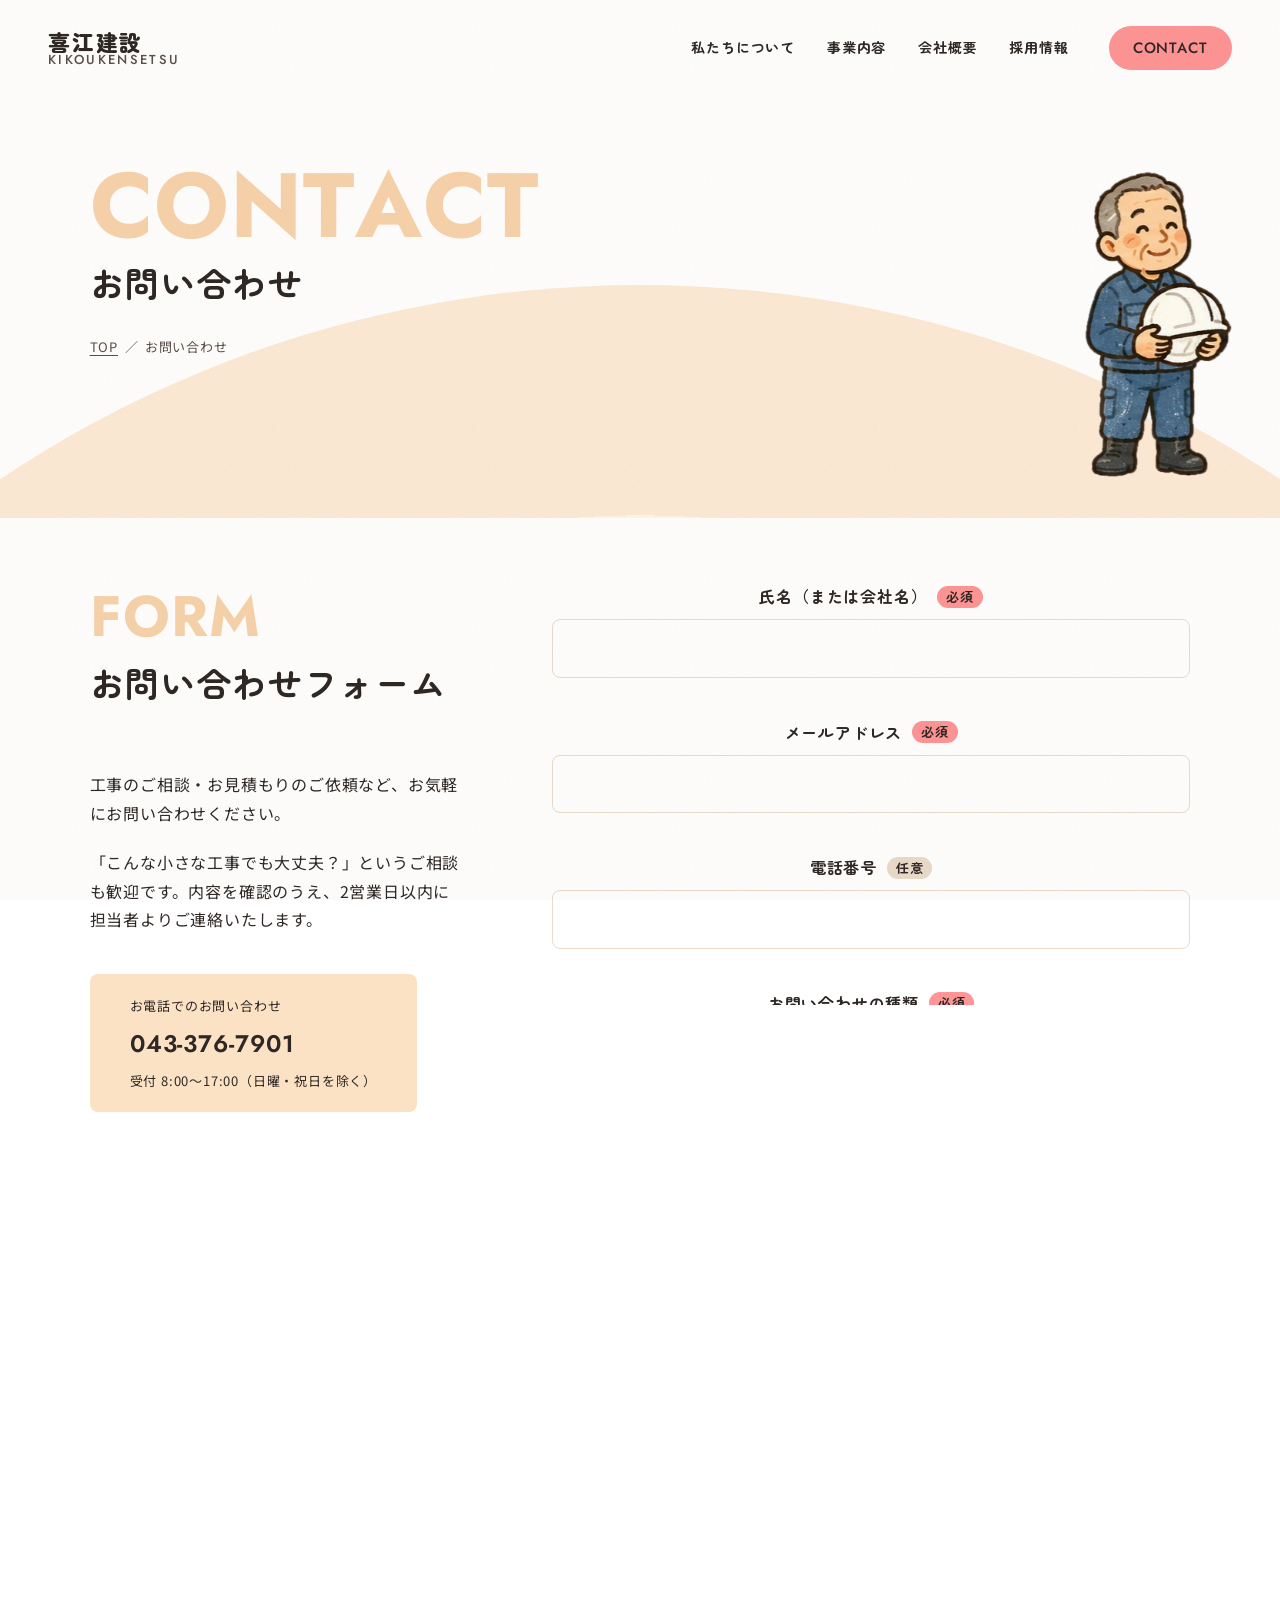
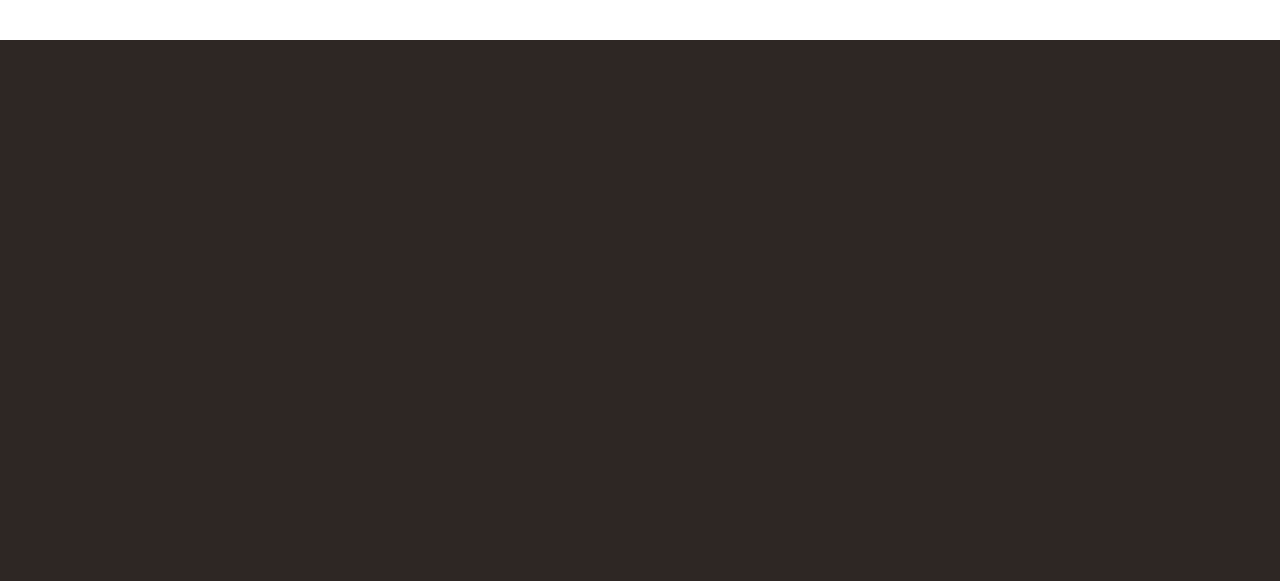
<file: contact/index.html>
<!doctype html>
<html lang="ja">
<head>
<meta charset="utf-8">
<meta name="viewport" content="width=device-width, initial-scale=1">
<meta name="robots" content="noindex, nofollow">
<title>お問い合わせ｜株式会社喜江建設</title>
<meta name="description" content="株式会社喜江建設へのお問い合わせはこちらから。">
<link rel="icon" href="../favicon.ico?v=20261113b" sizes="any">
<link rel="icon" type="image/png" sizes="32x32" href="../favicon-32.png?v=20261113b">
<link rel="icon" type="image/png" sizes="16x16" href="../favicon-16.png?v=20261113b">
<link rel="apple-touch-icon" sizes="180x180" href="../apple-touch-icon.png?v=20261113b">
<link rel="preconnect" href="https://fonts.googleapis.com">
<link rel="preconnect" href="https://fonts.gstatic.com" crossorigin>
<link href="https://fonts.googleapis.com/css2?family=Jost:wght@500;600;700&family=Noto+Sans+JP:wght@400;700&family=Zen+Maru+Gothic:wght@700;900&display=swap" rel="stylesheet">
<link rel="stylesheet" href="../tokens.css?v=20261113b">
<link rel="stylesheet" href="../base.css?v=20261113b">
<link rel="stylesheet" href="../style.css?v=20261113b">
</head>
<body>

<header class="header">
  <a class="logo" href="../" aria-label="株式会社喜江建設 トップへ">
    <span class="logo__ja">喜江建設</span>
    <span class="logo__en">KIKOUKENSETSU</span>
  </a>
  <nav class="nav" aria-label="メインメニュー">
    <ul class="nav__list">
      <li><a href="../about/">私たちについて</a></li>
      <li><a href="../service/">事業内容</a></li>
      <li><a href="../company/">会社概要</a></li>
      <li><a href="https://kikoukensetsu-saiyo.com/" target="_blank" rel="noopener">採用情報</a></li>
    </ul>
  </nav>
  <div class="header__acts">
    <a class="pill pill--accent" href="../contact/">CONTACT</a>
    <button class="pill pill--dark menu-btn" type="button" aria-expanded="false" aria-controls="drawer">MENU</button>
  </div>
</header>

<div class="drawer" id="drawer">
  <p class="drawer__en" aria-hidden="true">MENU</p>
  <ul class="drawer__list">
    <li style="--i:0"><a href="../about/"><span class="drawer__num">01</span><span class="drawer__txt"><span class="drawer__ja">私たちについて</span><span class="drawer__sub">ABOUT US</span></span><span class="drawer__arw" aria-hidden="true"><svg viewBox="0 0 16 16" fill="none"><path d="M1 8h13M9 3l5 5-5 5" stroke="currentColor" stroke-width="1.5"/></svg></span></a></li>
    <li style="--i:1"><a href="../service/"><span class="drawer__num">02</span><span class="drawer__txt"><span class="drawer__ja">事業内容</span><span class="drawer__sub">SERVICE</span></span><span class="drawer__arw" aria-hidden="true"><svg viewBox="0 0 16 16" fill="none"><path d="M1 8h13M9 3l5 5-5 5" stroke="currentColor" stroke-width="1.5"/></svg></span></a></li>
    <li style="--i:2"><a href="../company/"><span class="drawer__num">03</span><span class="drawer__txt"><span class="drawer__ja">会社概要</span><span class="drawer__sub">COMPANY</span></span><span class="drawer__arw" aria-hidden="true"><svg viewBox="0 0 16 16" fill="none"><path d="M1 8h13M9 3l5 5-5 5" stroke="currentColor" stroke-width="1.5"/></svg></span></a></li>
    <li style="--i:3"><a href="https://kikoukensetsu-saiyo.com/" target="_blank" rel="noopener"><span class="drawer__num">04</span><span class="drawer__txt"><span class="drawer__ja">採用情報</span><span class="drawer__sub">RECRUIT</span></span><span class="drawer__arw" aria-hidden="true"><svg viewBox="0 0 16 16" fill="none"><path d="M1 8h13M9 3l5 5-5 5" stroke="currentColor" stroke-width="1.5"/></svg></span></a></li>
    <li style="--i:4"><a href="../contact/"><span class="drawer__num">05</span><span class="drawer__txt"><span class="drawer__ja">お問い合わせ</span><span class="drawer__sub">CONTACT</span></span><span class="drawer__arw" aria-hidden="true"><svg viewBox="0 0 16 16" fill="none"><path d="M1 8h13M9 3l5 5-5 5" stroke="currentColor" stroke-width="1.5"/></svg></span></a></li>
  </ul>
  <a class="drawer__tel" href="tel:0433767901" style="--i:5"><span class="drawer__tel-label">お電話でのお問い合わせ</span><span class="drawer__tel-num">043-376-7901</span></a>
  <img class="drawer__chara" src="../assets/chara_wave.webp?v=20261113b" width="219" height="398" alt="" aria-hidden="true">
</div>

<main>
  <section class="hero-sub" aria-labelledby="page-ttl">
    <div class="wrap hero-sub__inner">
      <p class="hero-sub__en" aria-hidden="true" data-split>CONTACT</p>
      <h1 class="hero-sub__ja" id="page-ttl">お問い合わせ</h1>
      <p class="hero-sub__crumb"><a href="../">TOP</a><span aria-hidden="true">／</span>お問い合わせ</p>
    </div>
    <img class="hero-sub__chara" src="../assets/chara_senior.webp?v=20261113b" width="191" height="399" alt="" aria-hidden="true" data-bleed>
  </section>

    <section class="sec contact" aria-labelledby="contact-ttl">
    <div class="wrap contact__grid">
      <div class="contact__head">
        <div class="sec-head">
          <p class="sec-head__en rv" aria-hidden="true">FORM</p>
          <h2 class="sec-head__ja rv" id="contact-ttl">お問い合わせフォーム</h2>
        </div>
        <div class="txt rv">
          <p class="body"><span class="cl">工事のご相談・</span><span class="cl">お見積もりのご依頼など、</span><span class="cl">お気軽にお問い合わせください。</span></p>
          <p class="body"><span class="cl">「こんな小さな工事でも大丈夫？」</span><span class="cl">というご相談も歓迎です。</span><span class="cl">内容を確認のうえ、</span><span class="cl">2営業日以内に担当者よりご連絡いたします。</span></p>
        </div>
        <p class="contact__tel rv"><span class="contact__tel-label">お電話でのお問い合わせ</span><span class="nb contact__tel-num">043-376-7901</span><span class="contact__tel-label">受付 8:00〜17:00（日曜・祝日を除く）</span></p>
      </div>
      <form class="form rv" action="#" method="post">
        <label class="form__row"><span class="form__label">氏名（または会社名）<span class="form__req">必須</span></span><input class="form__input" type="text" name="name" required autocomplete="name"></label>
        <label class="form__row"><span class="form__label">メールアドレス<span class="form__req">必須</span></span><input class="form__input" type="email" name="email" required autocomplete="email"></label>
        <label class="form__row"><span class="form__label">電話番号<span class="form__req form__req--opt">任意</span></span><input class="form__input" type="tel" name="tel" autocomplete="tel"></label>
        <label class="form__row"><span class="form__label">お問い合わせの種類<span class="form__req">必須</span></span>
          <span class="form__select"><select class="form__input" name="kind" required>
            <option value="">選択してください</option>
            <option>サービスについて</option>
            <option>お見積もりについて</option>
            <option>採用について</option>
            <option>取材・広報・協業に関するお問い合わ</option>
            <option>その他</option>
          </select></span>
        </label>
        <label class="form__row"><span class="form__label">お問い合わせ内容<span class="form__req">必須</span></span><textarea class="form__input form__textarea" name="message" rows="6" required></textarea></label>
        <button class="form__submit" type="submit">送信する<span class="btn-circle__ring" aria-hidden="true"><svg viewBox="0 0 16 16" fill="none"><path d="M1 8h13M9 3l5 5-5 5" stroke="currentColor" stroke-width="1.5"/></svg></span></button>
      </form>
    </div>
  </section>
</main>

<footer class="footer">
  <div class="footer__marquee" aria-hidden="true">
    <span>BUILD WITH WARMTH FOR YACHIMATA</span><span>BUILD WITH WARMTH FOR YACHIMATA</span>
    <span>BUILD WITH WARMTH FOR YACHIMATA</span><span>BUILD WITH WARMTH FOR YACHIMATA</span>
  </div>
  <div class="wrap">
    <div class="footer__top">
      <a class="logo footer__logo" href="../">
        <span class="logo__ja">喜江建設</span>
        <span class="logo__en">KIKOUKENSETSU</span>
      </a>
      <a class="footer__cta" href="../contact/">
        <span>
          <span class="footer__cta-title"><span class="cl">お気軽に</span><span class="cl">お問い合わせください。</span></span>
          <span class="footer__cta-txt"><span class="cl">工事のご相談・</span><span class="cl">お見積もりのご依頼など、</span><span class="cl">お気軽にお問い合わせください。</span></span>
        </span>
        <span class="btn-circle__ring" aria-hidden="true"><svg viewBox="0 0 16 16" fill="none"><path d="M1 8h13M9 3l5 5-5 5" stroke="currentColor" stroke-width="1.5"/></svg></span>
      </a>
    </div>
    <div class="footer__bottom">
      <dl class="footer__info">
        <dt>Location</dt><dd>千葉県八街市榎戸688-24</dd>
        <dt>Tel</dt><dd>043-376-7901</dd>
      </dl>
      <div class="footer__right">
        <ul class="footer__nav">
          <li><a href="../about/">私たちについて</a></li>
          <li><a href="../service/">事業内容</a></li>
          <li><a href="../company/">会社概要</a></li>
          <li><a href="https://kikoukensetsu-saiyo.com/" target="_blank" rel="noopener">採用情報</a></li>
            </ul>
        <p class="footer__copy">© KIKOUKENSETSU Co., Ltd.</p>
      </div>
    </div>
  </div>
</footer>

<script src="../site.js?v=20261113b"></script>
</body>
</html>
</file>
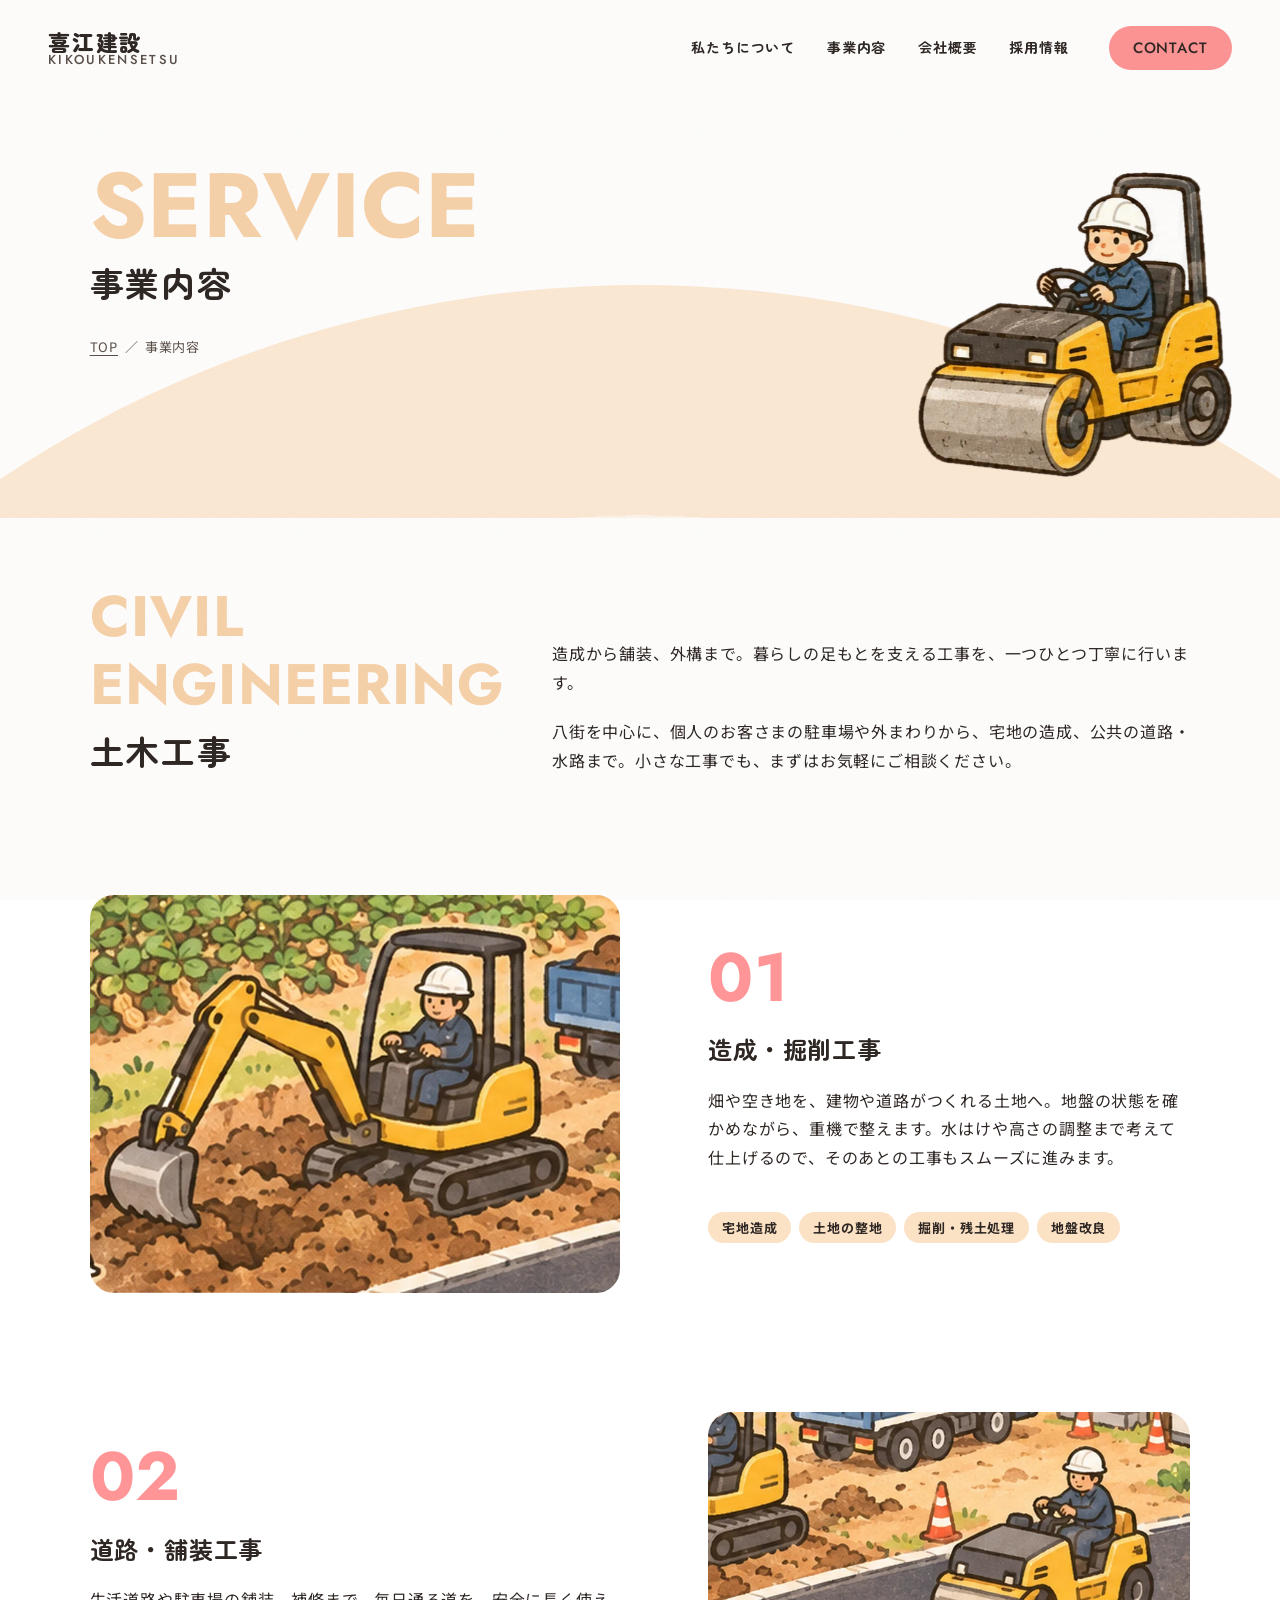
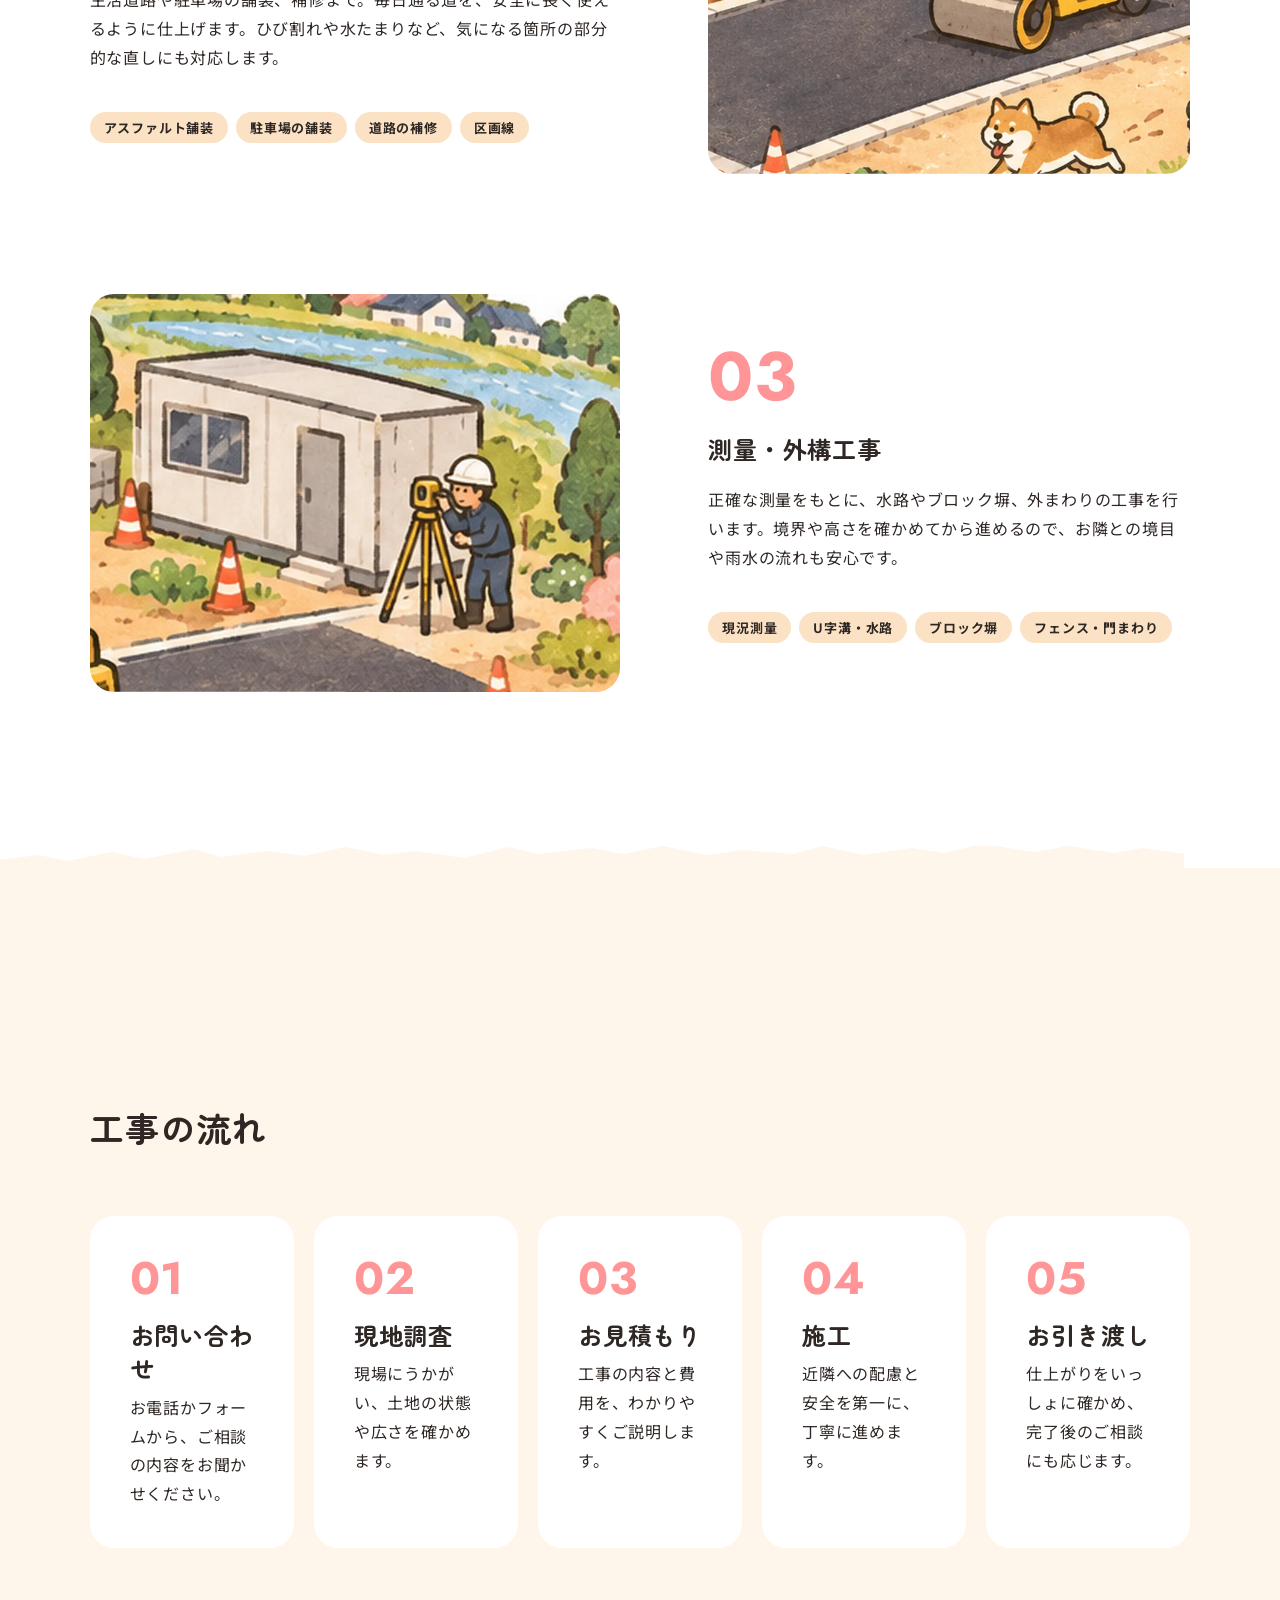
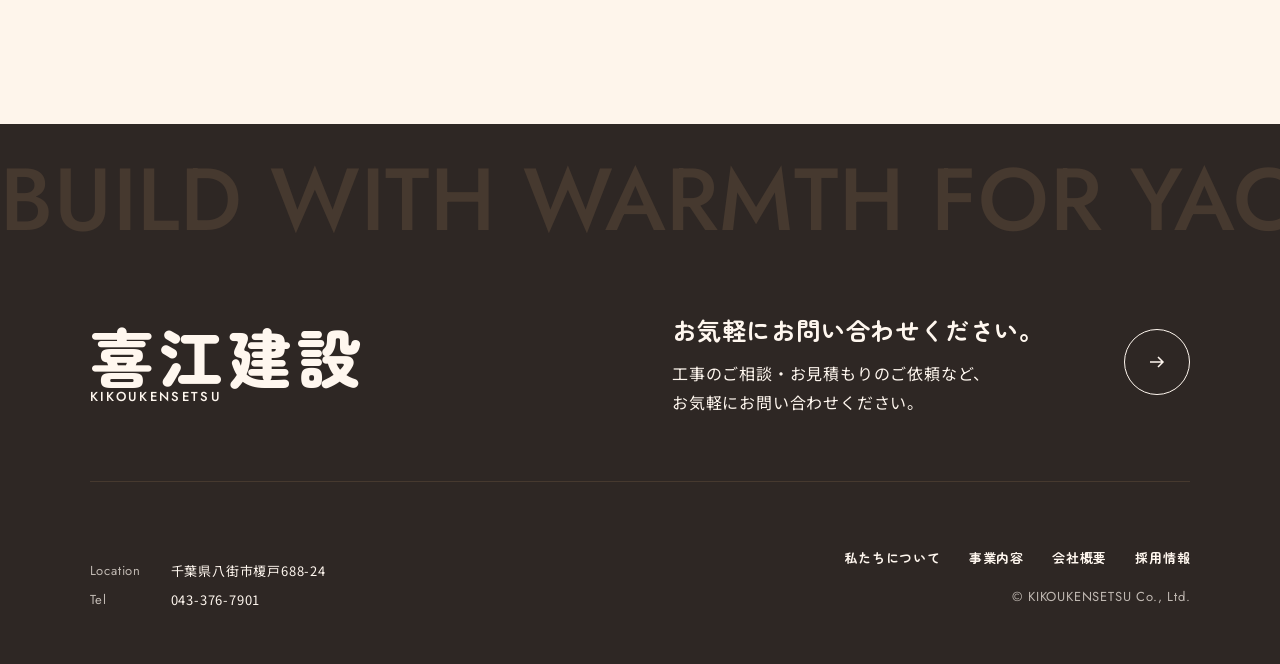
<file: service/index.html>
<!doctype html>
<html lang="ja">
<head>
<meta charset="utf-8">
<meta name="viewport" content="width=device-width, initial-scale=1">
<meta name="robots" content="noindex, nofollow">
<title>事業内容｜株式会社喜江建設</title>
<meta name="description" content="株式会社喜江建設の土木工事についてご紹介します。">
<link rel="icon" href="../favicon.ico?v=20261113b" sizes="any">
<link rel="icon" type="image/png" sizes="32x32" href="../favicon-32.png?v=20261113b">
<link rel="icon" type="image/png" sizes="16x16" href="../favicon-16.png?v=20261113b">
<link rel="apple-touch-icon" sizes="180x180" href="../apple-touch-icon.png?v=20261113b">
<link rel="preconnect" href="https://fonts.googleapis.com">
<link rel="preconnect" href="https://fonts.gstatic.com" crossorigin>
<link href="https://fonts.googleapis.com/css2?family=Jost:wght@500;600;700&family=Noto+Sans+JP:wght@400;700&family=Zen+Maru+Gothic:wght@700;900&display=swap" rel="stylesheet">
<link rel="stylesheet" href="../tokens.css?v=20261113b">
<link rel="stylesheet" href="../base.css?v=20261113b">
<link rel="stylesheet" href="../style.css?v=20261113b">
</head>
<body>

<header class="header">
  <a class="logo" href="../" aria-label="株式会社喜江建設 トップへ">
    <span class="logo__ja">喜江建設</span>
    <span class="logo__en">KIKOUKENSETSU</span>
  </a>
  <nav class="nav" aria-label="メインメニュー">
    <ul class="nav__list">
      <li><a href="../about/">私たちについて</a></li>
      <li><a href="../service/">事業内容</a></li>
      <li><a href="../company/">会社概要</a></li>
      <li><a href="https://kikoukensetsu-saiyo.com/" target="_blank" rel="noopener">採用情報</a></li>
    </ul>
  </nav>
  <div class="header__acts">
    <a class="pill pill--accent" href="../contact/">CONTACT</a>
    <button class="pill pill--dark menu-btn" type="button" aria-expanded="false" aria-controls="drawer">MENU</button>
  </div>
</header>

<div class="drawer" id="drawer">
  <p class="drawer__en" aria-hidden="true">MENU</p>
  <ul class="drawer__list">
    <li style="--i:0"><a href="../about/"><span class="drawer__num">01</span><span class="drawer__txt"><span class="drawer__ja">私たちについて</span><span class="drawer__sub">ABOUT US</span></span><span class="drawer__arw" aria-hidden="true"><svg viewBox="0 0 16 16" fill="none"><path d="M1 8h13M9 3l5 5-5 5" stroke="currentColor" stroke-width="1.5"/></svg></span></a></li>
    <li style="--i:1"><a href="../service/"><span class="drawer__num">02</span><span class="drawer__txt"><span class="drawer__ja">事業内容</span><span class="drawer__sub">SERVICE</span></span><span class="drawer__arw" aria-hidden="true"><svg viewBox="0 0 16 16" fill="none"><path d="M1 8h13M9 3l5 5-5 5" stroke="currentColor" stroke-width="1.5"/></svg></span></a></li>
    <li style="--i:2"><a href="../company/"><span class="drawer__num">03</span><span class="drawer__txt"><span class="drawer__ja">会社概要</span><span class="drawer__sub">COMPANY</span></span><span class="drawer__arw" aria-hidden="true"><svg viewBox="0 0 16 16" fill="none"><path d="M1 8h13M9 3l5 5-5 5" stroke="currentColor" stroke-width="1.5"/></svg></span></a></li>
    <li style="--i:3"><a href="https://kikoukensetsu-saiyo.com/" target="_blank" rel="noopener"><span class="drawer__num">04</span><span class="drawer__txt"><span class="drawer__ja">採用情報</span><span class="drawer__sub">RECRUIT</span></span><span class="drawer__arw" aria-hidden="true"><svg viewBox="0 0 16 16" fill="none"><path d="M1 8h13M9 3l5 5-5 5" stroke="currentColor" stroke-width="1.5"/></svg></span></a></li>
    <li style="--i:4"><a href="../contact/"><span class="drawer__num">05</span><span class="drawer__txt"><span class="drawer__ja">お問い合わせ</span><span class="drawer__sub">CONTACT</span></span><span class="drawer__arw" aria-hidden="true"><svg viewBox="0 0 16 16" fill="none"><path d="M1 8h13M9 3l5 5-5 5" stroke="currentColor" stroke-width="1.5"/></svg></span></a></li>
  </ul>
  <a class="drawer__tel" href="tel:0433767901" style="--i:5"><span class="drawer__tel-label">お電話でのお問い合わせ</span><span class="drawer__tel-num">043-376-7901</span></a>
  <img class="drawer__chara" src="../assets/chara_wave.webp?v=20261113b" width="219" height="398" alt="" aria-hidden="true">
</div>

<main>
  <section class="hero-sub" aria-labelledby="page-ttl">
    <div class="wrap hero-sub__inner">
      <p class="hero-sub__en" aria-hidden="true" data-split>SERVICE</p>
      <h1 class="hero-sub__ja" id="page-ttl">事業内容</h1>
      <p class="hero-sub__crumb"><a href="../">TOP</a><span aria-hidden="true">／</span>事業内容</p>
    </div>
    <img class="hero-sub__chara" src="../assets/chara_roller.webp?v=20261113b" width="441" height="431" alt="" aria-hidden="true" data-bleed>
  </section>

    <section class="sec civil" aria-labelledby="civil-ttl">
    <div class="wrap">
      <div class="civil__head">
        <div class="sec-head">
          <p class="sec-head__en rv" aria-hidden="true">CIVIL ENGINEERING</p>
          <h2 class="sec-head__ja rv" id="civil-ttl">土木工事</h2>
        </div>
        <div class="txt rv">
          <p class="body"><span class="cl">造成から舗装、</span><span class="cl">外構まで。</span><span class="cl">暮らしの足もとを支える工事を、</span><span class="cl">一つひとつ丁寧に行います。</span></p>
          <p class="body"><span class="cl">八街を中心に、</span><span class="cl">個人のお客さまの駐車場や外まわりから、</span><span class="cl">宅地の造成、</span><span class="cl">公共の道路・水路まで。</span><span class="cl">小さな工事でも、</span><span class="cl">まずはお気軽にご相談ください。</span></p>
        </div>
      </div>
      <ol class="svc-rows">
        <li class="svc-row rv">
          <div class="svc-row__img"><img src="../assets/svc_01.webp?v=20261113b" width="800" height="600" alt="小型の油圧ショベルで土を掘る作業員のイラスト"></div>
          <div class="svc-row__txt">
            <span class="svc-row__num" aria-hidden="true">01</span>
            <h3 class="svc-row__ttl">造成・掘削工事</h3>
            <p class="body"><span class="cl">畑や空き地を、</span><span class="cl">建物や道路がつくれる土地へ。</span><span class="cl">地盤の状態を確かめながら、</span><span class="cl">重機で整えます。</span><span class="cl">水はけや高さの調整まで考えて仕上げるので、</span><span class="cl">そのあとの工事もスムーズに進みます。</span></p>
            <ul class="svc-row__tags" aria-label="主な工事">
              <li>宅地造成</li><li>土地の整地</li><li>掘削・残土処理</li><li>地盤改良</li>
            </ul>
          </div>
        </li>
        <li class="svc-row svc-row--rev rv">
          <div class="svc-row__img"><img src="../assets/svc_02.webp?v=20261113b" width="800" height="600" alt="ローラーで道路を舗装する作業員と、走る柴犬のイラスト"></div>
          <div class="svc-row__txt">
            <span class="svc-row__num" aria-hidden="true">02</span>
            <h3 class="svc-row__ttl">道路・舗装工事</h3>
            <p class="body"><span class="cl">生活道路や駐車場の舗装、</span><span class="cl">補修まで。</span><span class="cl">毎日通る道を、</span><span class="cl">安全に長く使えるように仕上げます。</span><span class="cl">ひび割れや水たまりなど、</span><span class="cl">気になる箇所の部分的な直しにも対応します。</span></p>
            <ul class="svc-row__tags" aria-label="主な工事">
              <li>アスファルト舗装</li><li>駐車場の舗装</li><li>道路の補修</li><li>区画線</li>
            </ul>
          </div>
        </li>
        <li class="svc-row rv">
          <div class="svc-row__img"><img src="../assets/svc_03.webp?v=20261113b" width="800" height="600" alt="現場事務所の前で測量機を覗く作業員のイラスト"></div>
          <div class="svc-row__txt">
            <span class="svc-row__num" aria-hidden="true">03</span>
            <h3 class="svc-row__ttl">測量・外構工事</h3>
            <p class="body"><span class="cl">正確な測量をもとに、</span><span class="cl">水路やブロック塀、</span><span class="cl">外まわりの工事を行います。</span><span class="cl">境界や高さを確かめてから進めるので、</span><span class="cl">お隣との境目や雨水の流れも安心です。</span></p>
            <ul class="svc-row__tags" aria-label="主な工事">
              <li>現況測量</li><li>U字溝・水路</li><li>ブロック塀</li><li>フェンス・門まわり</li>
            </ul>
          </div>
        </li>
      </ol>
    </div>
  </section>

    <section class="sec flow" aria-labelledby="flow-ttl">
    <div class="wrap">
      <div class="sec-head">
        <p class="sec-head__en rv" aria-hidden="true">FLOW</p>
        <h2 class="sec-head__ja rv" id="flow-ttl">工事の流れ</h2>
      </div>
      <ol class="flow__list">
        <li class="flow__item rv"><span class="flow__num" aria-hidden="true">01</span><h3 class="flow__ttl">お問い合わせ</h3><p class="body">お電話かフォームから、ご相談の内容をお聞かせください。</p></li>
        <li class="flow__item rv"><span class="flow__num" aria-hidden="true">02</span><h3 class="flow__ttl">現地調査</h3><p class="body">現場にうかがい、土地の状態や広さを確かめます。</p></li>
        <li class="flow__item rv"><span class="flow__num" aria-hidden="true">03</span><h3 class="flow__ttl">お見積もり</h3><p class="body">工事の内容と費用を、わかりやすくご説明します。</p></li>
        <li class="flow__item rv"><span class="flow__num" aria-hidden="true">04</span><h3 class="flow__ttl">施工</h3><p class="body">近隣への配慮と安全を第一に、丁寧に進めます。</p></li>
        <li class="flow__item rv"><span class="flow__num" aria-hidden="true">05</span><h3 class="flow__ttl">お引き渡し</h3><p class="body">仕上がりをいっしょに確かめ、完了後のご相談にも応じます。</p></li>
      </ol>
    </div>
  </section>
</main>

<footer class="footer">
  <div class="footer__marquee" aria-hidden="true">
    <span>BUILD WITH WARMTH FOR YACHIMATA</span><span>BUILD WITH WARMTH FOR YACHIMATA</span>
    <span>BUILD WITH WARMTH FOR YACHIMATA</span><span>BUILD WITH WARMTH FOR YACHIMATA</span>
  </div>
  <div class="wrap">
    <div class="footer__top">
      <a class="logo footer__logo" href="../">
        <span class="logo__ja">喜江建設</span>
        <span class="logo__en">KIKOUKENSETSU</span>
      </a>
      <a class="footer__cta" href="../contact/">
        <span>
          <span class="footer__cta-title"><span class="cl">お気軽に</span><span class="cl">お問い合わせください。</span></span>
          <span class="footer__cta-txt"><span class="cl">工事のご相談・</span><span class="cl">お見積もりのご依頼など、</span><span class="cl">お気軽にお問い合わせください。</span></span>
        </span>
        <span class="btn-circle__ring" aria-hidden="true"><svg viewBox="0 0 16 16" fill="none"><path d="M1 8h13M9 3l5 5-5 5" stroke="currentColor" stroke-width="1.5"/></svg></span>
      </a>
    </div>
    <div class="footer__bottom">
      <dl class="footer__info">
        <dt>Location</dt><dd>千葉県八街市榎戸688-24</dd>
        <dt>Tel</dt><dd>043-376-7901</dd>
      </dl>
      <div class="footer__right">
        <ul class="footer__nav">
          <li><a href="../about/">私たちについて</a></li>
          <li><a href="../service/">事業内容</a></li>
          <li><a href="../company/">会社概要</a></li>
          <li><a href="https://kikoukensetsu-saiyo.com/" target="_blank" rel="noopener">採用情報</a></li>
            </ul>
        <p class="footer__copy">© KIKOUKENSETSU Co., Ltd.</p>
      </div>
    </div>
  </div>
</footer>

<script src="../site.js?v=20261113b"></script>
</body>
</html>
</file>
<file: tokens.css>
:root {
  
  --c-base: #ffffff;
  --c-sub: #fce2c5;
  --c-sub-deep: #f7d3ab;
  --c-accent: #ff9596;
  --c-ink: #2e2724;
  --c-ink-soft: #5b4f49;
  --c-line: #eadbcb;
  --c-dark: #2e2724;
  --c-dark-text: #fff7ef;
  --c-dark-ghost: #46392f;
  --c-stamp: #e8636a;

  
  --ff-en: "Jost", sans-serif;
  --ff-head: "Zen Maru Gothic", "Noto Sans JP", sans-serif;
  --ff-body: "Noto Sans JP", sans-serif;

  
  --fs-en: 40px;
  --fs-head: 22px;
  --fs-sub: 17px;
  --fs-body: 14px;
  --fs-small: 13px;
  --fs-nav: 14px;
  --fw-body: 400;
  --lh-head: 1.4;
  --lh-body: 1.8;
  --ls-head: 0.05em;
  --ls-body: 0.05em;

  
  
  --sp-1: 8px;
  --sp-p: 16px;
  --sp-b: 32px;
  --sp-g: 48px;
  --sp-s: 80px;
  --sec-y: 96px;
  --gutter: 20px;
  --wrap: 1000px;

  
  --header-h: 72px;
  --btn-circle: 46px;
  --radius-s: 8px;
  --radius-l: 24px;

  
  --ease: cubic-bezier(0.4, 0.4, 0, 1);
  --dur-rv: 0.6s;
  --dur-intro: 1.4s;
  --marquee-pxs: 40;
}

@media (min-width: 960px) {
  :root {
    --fs-en: 57px;
    --fs-head: 34px;
    --fs-sub: 24px;
    --fs-body: 16px;
    --sp-p: 20px;
    --sp-b: 40px;
    --sp-g: 64px;
    --sp-s: 120px;
    --sec-y: 160px;
    --gutter: 48px;
    --header-h: 96px;
    --btn-circle: 66px;
    --wrap: 86vw;
  }
}

@media (min-width: 1600px) {
  :root {
    --fs-en: 76px;
    --fs-head: 42px;
    --fs-sub: 28px;
    --fs-body: 18px;
    --fs-nav: 16px;
    --sp-p: 24px;
    --sp-b: 48px;
    --sp-g: 80px;
    --sp-s: 160px;
    --sec-y: 200px;
    --gutter: 72px;
    --wrap: 84vw;
    --header-h: 112px;
    --btn-circle: 80px;
  }
}
@media (min-width: 2200px) {
  :root {
    --fs-en: 96px;
    --fs-head: 52px;
    --fs-sub: 32px;
    --fs-body: 20px;
    --wrap: 82vw;
    --btn-circle: 92px;
  }
}
</file>
<file: base.css>
*, *::before, *::after { box-sizing: border-box; }
html { -webkit-text-size-adjust: 100%; scroll-behavior: smooth; scroll-padding-top: var(--header-h); }
body {
  margin: 0;
  background: var(--c-base);
  color: var(--c-ink);
  font-family: var(--ff-body);
  font-size: var(--fs-body);
  font-weight: var(--fw-body);
  line-height: var(--lh-body);
  letter-spacing: var(--ls-body);
  line-break: strict;
  word-break: auto-phrase;
  overflow-x: clip;
}
img, svg { display: block; max-width: 100%; height: auto; }
a { color: inherit; text-decoration: none; }
ul { margin: 0; padding: 0; list-style: none; }
h1, h2, h3, p { margin: 0; }
.nb { white-space: nowrap; }

.cl { display: inline-block; max-width: 100%; }
.vh { position: absolute; width: 1px; height: 1px; overflow: hidden; clip-path: inset(50%); white-space: nowrap; }

.wrap { width: min(100% - var(--gutter) * 2, var(--wrap)); margin-inline: auto; }
.sec { position: relative; padding-block: var(--sec-y); }

.sec-head { display: grid; gap: var(--sp-1); }
.sec-head__en {
  font-family: var(--ff-en);
  font-weight: 700;
  font-size: var(--fs-en);
  line-height: 1.2;
  letter-spacing: 0.02em;
  color: var(--c-sub-deep);
}
.sec-head__ja {
  font-family: var(--ff-head);
  font-weight: 700;
  font-size: var(--fs-head);
  line-height: var(--lh-head);
  letter-spacing: var(--ls-head);
}
.txt { display: grid; gap: var(--sp-p); }

.btn-circle {
  display: inline-flex;
  align-items: center;
  gap: 20px;
  font-family: var(--ff-head);
  font-weight: 700;
  font-size: var(--fs-body);
  color: var(--c-ink);
}
.btn-circle__ring {
  display: grid;
  place-items: center;
  width: var(--btn-circle);
  aspect-ratio: 1;
  border: 1px solid var(--c-ink);
  border-radius: 50%;
  transition: background-color 0.3s var(--ease), color 0.3s var(--ease);
}
.btn-circle__ring svg { width: 16px; }
@media (hover: hover) {
  .btn-circle:hover .btn-circle__ring { background: var(--c-ink); color: var(--c-base); }
}

.header {
  position: fixed;
  inset: 0 0 auto;
  z-index: 50;
  height: var(--header-h);
  display: flex;
  align-items: center;
  justify-content: space-between;
  padding-inline: var(--gutter);
  transition: background-color 0.3s var(--ease), box-shadow 0.3s var(--ease);
}
.header.is-scrolled { background: var(--c-base); box-shadow: 0 1px 0 var(--c-line); }
.logo { display: inline-grid; line-height: 1.1; }
.logo__ja { font-family: var(--ff-head); font-weight: 900; font-size: clamp(22px, 1.6vw, 34px); letter-spacing: 0.08em; }
.logo__en { font-family: var(--ff-en); font-weight: 500; font-size: clamp(13px, 0.9vw, 18px); letter-spacing: 0.18em; color: var(--c-ink-soft); }
.nav { display: none; }
.nav__list { display: flex; gap: 32px; font-family: var(--ff-head); font-weight: 700; font-size: var(--fs-nav); }
.header__acts { display: flex; align-items: center; gap: 10px; }
.pill {
  display: inline-grid;
  place-items: center;
  min-height: 40px;
  padding-inline: 18px;
  border-radius: 999px;
  font-family: var(--ff-en);
  font-weight: 500;
  font-size: 14px;
  letter-spacing: 0.06em;
}
.pill--accent { background: var(--c-accent); color: var(--c-ink); }
.pill--dark { background: var(--c-dark); color: var(--c-dark-text); border: 0; cursor: pointer; }
@media (min-width: 960px) {
  .nav { display: block; margin-left: auto; margin-right: 40px; }
  .menu-btn { display: none; }
  .pill { min-height: clamp(44px, 3.2vw, 60px); padding-inline: clamp(24px, 1.8vw, 36px); font-size: clamp(15px, 1.05vw, 20px); }
}

.drawer {
  position: fixed;
  inset: 0;
  z-index: 40;
  display: grid;
  align-content: start;
  gap: var(--sp-b);
  padding: calc(var(--header-h) + var(--sp-b)) var(--gutter) var(--sp-g);
  overflow: hidden auto;
  background: var(--c-sub);
  clip-path: circle(0 at calc(100% - 52px) 36px);
  visibility: hidden;
  transition: clip-path 0.6s cubic-bezier(0.7, 0, 0.3, 1), visibility 0s 0.6s;
}
.drawer.is-open { clip-path: circle(150% at calc(100% - 52px) 36px); visibility: visible; transition: clip-path 0.7s cubic-bezier(0.7, 0, 0.3, 1); }
.drawer__en {
  position: absolute;
  right: -0.06em;
  bottom: -0.18em;
  font-family: var(--ff-en);
  font-weight: 700;
  font-size: 34vw;
  line-height: 1;
  color: var(--c-sub-deep);
  pointer-events: none;
}
.drawer__list { position: relative; display: grid; font-family: var(--ff-head); font-weight: 700; }
.drawer__list li { border-bottom: 2px dashed color-mix(in srgb, var(--c-ink) 18%, transparent); }
.drawer__list a { display: grid; grid-template-columns: auto 1fr auto; align-items: center; gap: var(--sp-p); padding: 14px 0; }
.drawer__num { font-family: var(--ff-en); font-size: 15px; color: var(--c-stamp); }
.drawer__txt { display: grid; gap: 2px; }
.drawer__ja { font-size: 19px; line-height: 1.3; }
.drawer__sub { font-family: var(--ff-en); font-weight: 500; font-size: 11px; letter-spacing: 0.16em; color: var(--c-ink-soft); }
.drawer__arw { display: grid; place-items: center; width: 36px; aspect-ratio: 1; border: 1.5px solid var(--c-ink); border-radius: 50%; }
.drawer__arw svg { width: 13px; }
.drawer__list a:active .drawer__arw { background: var(--c-ink); color: var(--c-base); }
.drawer__tel { position: relative; justify-self: start; display: grid; gap: 2px; padding: var(--sp-p) var(--sp-b); border-radius: var(--radius-s); background: var(--c-base); }
.drawer__tel-label { font-size: 12px; }
.drawer__tel-num { font-family: var(--ff-en); font-weight: 600; font-size: 22px; letter-spacing: 0.04em; }
.drawer__chara { position: absolute; right: var(--gutter); bottom: calc(var(--sp-g) + 8px); width: auto; height: 150px; }

.drawer li, .drawer__tel, .drawer__chara { opacity: 0; }
.drawer.is-open li, .drawer.is-open .drawer__tel { animation: drawer-in 0.6s cubic-bezier(0.34, 1.56, 0.64, 1) calc(0.25s + var(--i) * 0.06s) both; }
.drawer.is-open .drawer__chara { animation: drawer-pop 0.7s cubic-bezier(0.34, 1.56, 0.64, 1) 0.7s both, fv-float 4.6s ease-in-out 1.4s infinite alternate; }
.drawer.is-open .drawer__en { animation: drawer-en 0.9s cubic-bezier(0.34, 1.56, 0.64, 1) 0.2s both; }
@keyframes drawer-in { from { opacity: 0; transform: translateX(-40px); } to { opacity: 1; transform: none; } }
@keyframes drawer-pop { from { opacity: 0; transform: translateY(40px) scale(0.6) rotate(-8deg); } to { opacity: 1; transform: none; } }
@keyframes drawer-en { from { opacity: 0; transform: translateY(30%); } to { opacity: 1; transform: none; } }
html.is-locked { overflow: hidden; }

.footer { position: relative; overflow: hidden; background: var(--c-dark); color: var(--c-dark-text); padding-bottom: 40px; }
.footer__marquee {
  display: flex;
  width: max-content;
  padding-block: 32px 64px;
  font-family: var(--ff-en);
  font-weight: 500;
  font-size: clamp(48px, 7vw, 88px);
  line-height: 1;
  white-space: nowrap;
  color: var(--c-dark-ghost);
  animation: marquee var(--marquee-dur, 40s) linear infinite;
}
.footer__marquee span { padding-right: 0.6em; }
@keyframes marquee { to { transform: translateX(-50%); } }
.footer__top { display: grid; gap: var(--sp-g); padding-bottom: var(--sp-g); border-bottom: 1px solid var(--c-dark-ghost); }
.footer__logo .logo__ja { font-size: clamp(36px, 6vw, 64px); }
.footer__logo .logo__en { color: var(--c-dark-text); }
.footer__cta { display: flex; align-items: center; justify-content: space-between; gap: 20px; }
.footer__cta-title { display: block; font-family: var(--ff-head); font-weight: 700; font-size: var(--fs-sub); margin-bottom: var(--sp-1); }
.footer__cta-txt { display: block; }
.footer__cta .btn-circle__ring { border-color: var(--c-dark-text); color: var(--c-dark-text); flex-shrink: 0; }
.footer__bottom { display: grid; gap: var(--sp-g); padding-top: var(--sp-g); font-size: var(--fs-small); }
.footer__info { display: grid; grid-template-columns: 5em 1fr; gap: 6px 16px; }
.footer__info dt { font-family: var(--ff-en); opacity: 0.7; }
.footer__info dd { margin: 0; }
.footer__nav { display: flex; flex-wrap: wrap; gap: 12px 28px; font-family: var(--ff-head); font-weight: 700; }
.footer__copy { font-family: var(--ff-en); opacity: 0.7; }
@media (min-width: 960px) {
  .footer__top { grid-template-columns: 1fr 1fr; align-items: center; }
  .footer__bottom { grid-template-columns: 1fr auto; align-items: start; }
  .footer__right { display: grid; gap: 16px; justify-items: end; }
}
@media (hover: hover) {
  .footer__cta:hover .btn-circle__ring { background: var(--c-dark-text); color: var(--c-dark); }
}

.rv { opacity: 0; transform: translateY(24px); transition: opacity var(--dur-rv) var(--ease), transform var(--dur-rv) var(--ease); }
.rv.is-on { opacity: 1; transform: none; transition-delay: var(--rv-delay, 0s); }

@media (prefers-reduced-motion: reduce) {
  *, *::before, *::after { animation-duration: 0.01ms !important; animation-iteration-count: 1 !important; transition-duration: 0.01ms !important; }
}
</file>
<file: style.css>
.fv {
  position: relative;
  isolation: isolate;
  display: grid;
  align-content: center;
  padding: calc(var(--header-h) + 24px) var(--gutter) 24px;
  overflow: hidden;
}

.fv::before {
  content: "";
  position: absolute;
  left: 50%;
  top: 34%;
  width: max(180vw, 900px);
  aspect-ratio: 1;
  translate: -50% 0;
  border-radius: 50%;
  background: radial-gradient(closest-side,
    color-mix(in srgb, var(--c-sub) 35%, var(--c-base)) 0 80%,
    color-mix(in srgb, var(--c-sub) 70%, var(--c-base)) 80% 100%);
  z-index: -1;
}
.fv__stage { position: relative; display: grid; justify-items: center; }
.fv__en {
  margin-bottom: 6px;
  font-family: var(--ff-en);
  font-weight: 600;
  font-size: 9.4vw;
  line-height: 1;
  white-space: nowrap;
  color: var(--c-sub);
  z-index: 0;
}
.fv__catch {
  position: relative;
  z-index: 2;
  justify-self: center;
  padding-right: 58px; 
  white-space: nowrap;
  font-family: var(--ff-head);
  font-weight: 700;
  font-size: clamp(16px, 2vw, 30px);
  letter-spacing: 0.08em;
}
.fv__catch svg { display: inline-block; width: 48px; margin-right: 10px; vertical-align: middle; color: var(--c-ink); }
.fv__art {
  position: relative;
  z-index: 1;
  width: calc(100% + var(--gutter) * 2);
  margin-top: 4px;
  mix-blend-mode: multiply;
  clip-path: circle(0% at 50% 50%);
  animation: fv-open var(--dur-intro) var(--ease) 0.25s forwards;
}
.fv__art img {
  width: 100%;
  aspect-ratio: 3 / 2;
  object-fit: contain;
  -webkit-mask-image: radial-gradient(closest-side, #000 86%, transparent 100%);
  mask-image: radial-gradient(closest-side, #000 86%, transparent 100%);
  animation: fv-float 4.6s ease-in-out infinite alternate;
}
@keyframes fv-open { to { clip-path: circle(75% at 50% 50%); } }

@keyframes fv-float { from { translate: 0 -10px; rotate: -1deg; } to { translate: 0 12px; rotate: 1deg; } }
.fv__copy {
  position: relative;
  z-index: 2;
  margin-top: var(--sp-p);
  font-family: var(--ff-head);
  font-weight: 700;
  font-size: var(--fs-sub);
  line-height: 1.6;
  letter-spacing: var(--ls-head);
}

@media (min-width: 960px) {
  .fv { min-height: 100svh; padding-bottom: 56px; }
  .fv__en { position: absolute; top: 2%; left: 50%; translate: -50% 0; margin: 0; font-size: clamp(34px, 10vw, 200px); }
  .fv__art { width: min(76vw, (100svh - 190px) * 1.5, 1600px); }
  .fv__catch { translate: 18% 0; padding-right: 0; }
  .fv__catch svg { width: 64px; }
  .fv__copy { position: absolute; left: var(--gutter); bottom: 56px; margin: 0; font-size: 20px; }
}

.about { background: color-mix(in srgb, var(--c-sub) 35%, var(--c-base)); }
.about__grid { display: grid; gap: var(--sp-s); }
.about__body { display: grid; gap: var(--sp-g); justify-items: start; }
.about__body .txt { max-width: 36em; }

.about__body > .btn-circle, .service__head > .btn-circle, .company__body > .btn-circle { margin-top: calc(var(--sp-b) - var(--sp-g)); }
.venn {
  position: relative;
  order: 2;
  width: min(100%, calc(var(--wrap) * 0.46));
  aspect-ratio: 1 / 0.92;
  justify-self: center;
  color: var(--c-ink);
}
.venn__item {
  position: absolute;
  width: 46%;
  aspect-ratio: 1;
  animation: venn-float 4.2s ease-in-out infinite alternate;
}
.venn__item--top { left: 27%; top: 14%; z-index: 1; animation-delay: -1.4s; }
.venn__item--l { left: 6%; top: 50%; animation-delay: -2.8s; }
.venn__item--r { left: 48%; top: 50%; }
@keyframes venn-float { from { translate: 0 -5px; rotate: -1.5deg; } to { translate: 0 5px; rotate: 1.5deg; } }
.venn__circle {
  position: relative;
  width: 100%;
  height: 100%;
  border-radius: 50%;
  display: grid;
  place-content: center;
  text-align: center;
  gap: 2px;
  overflow: hidden;
  transition: scale 0.4s cubic-bezier(0.34, 1.56, 0.64, 1);
}

.venn__circle::after {
  content: "";
  position: absolute;
  inset: 0;
  background: url("data:image/svg+xml,%3Csvg xmlns='http://www.w3.org/2000/svg' width='160' height='160'%3E%3Cfilter id='n'%3E%3CfeTurbulence type='fractalNoise' baseFrequency='.9' numOctaves='2'/%3E%3CfeColorMatrix values='0 0 0 0 0 0 0 0 0 0 0 0 0 0 0 0 0 0 .55 0'/%3E%3C/filter%3E%3Crect width='100%25' height='100%25' filter='url(%23n)'/%3E%3C/svg%3E");
  mix-blend-mode: multiply;
  opacity: 0.18;
  pointer-events: none;
}
.venn__circle--top { background: var(--c-accent); color: var(--c-ink); }
.venn__circle--l { background: var(--c-ink-soft); color: var(--c-dark-text); }
.venn__circle--r { background: var(--c-sub-deep); color: var(--c-ink); }
.venn__ttl, .venn__sub { position: relative; z-index: 1; }
.venn__ttl { font-family: var(--ff-head); font-weight: 700; font-size: clamp(15px, 1.7vw, 34px); letter-spacing: 0.06em; }
.venn__sub { font-size: clamp(13px, 0.95vw, 19px); }

.venn__chara { position: absolute; z-index: 2; height: auto; pointer-events: none; transition: translate 0.4s cubic-bezier(0.34, 1.56, 0.64, 1); }
.venn__chara--top { width: 44%; left: 50%; top: -40%; margin-left: -22%; }
.venn__chara--l { width: 46%; left: -26%; top: 64%; }
.venn__chara--r { width: 44%; right: -22%; top: 70%; }
@media (hover: hover) {
  .venn__item:hover .venn__circle { scale: 1.06; }
  .venn__item:hover .venn__chara { translate: 0 -10px; }
}

.venn__spark { position: absolute; width: 4%; color: var(--c-accent); animation: spark 2.4s ease-in-out infinite; }
.venn__spark--1 { left: 22%; top: 30%; }
.venn__spark--2 { right: 18%; top: 34%; width: 3%; animation-delay: -0.8s; color: var(--c-ink-soft); }
.venn__spark--3 { left: 47%; bottom: 0; animation-delay: -1.6s; }
@keyframes spark { 0%, 100% { scale: 0.4; opacity: 0.3; } 50% { scale: 1; opacity: 1; } }
.venn__note {
  position: absolute;
  top: 0;
  font-family: var(--ff-head);
  font-weight: 700;
  font-size: clamp(13px, 0.95vw, 19px);
  line-height: 1.5;
}
.venn__note--l { left: 0; }
.venn__note--r { right: 0; text-align: right; }
.venn__arrow { position: absolute; top: 15%; width: 7%; }
.venn__arrow--l { left: 10%; }
.venn__arrow--r { right: 10%; }

.venn__arrow.rv { transform: none; }
.venn__arrow path { stroke-dasharray: 1; stroke-dashoffset: 1; }
.venn__arrow.rv.is-on path { stroke-dashoffset: 0; transition: stroke-dashoffset 0.8s ease-out 0.5s; }

.venn__circle.rv { opacity: 0; transform: scale(0.4); transition: scale 0.4s cubic-bezier(0.34, 1.56, 0.64, 1); }
.venn__circle.rv.is-on { animation: venn-pop 0.7s cubic-bezier(0.34, 1.56, 0.64, 1) var(--rv-delay, 0s) both; }
@keyframes venn-pop { from { opacity: 0; transform: scale(0.4); } to { opacity: 1; transform: none; } }

.service__grid { display: grid; gap: var(--sp-s); }
.service__head { display: grid; gap: var(--sp-g); justify-items: start; align-content: start; }
.media-list { display: grid; }
.media {
  display: grid;
  grid-template-columns: 42% 1fr;
  gap: var(--sp-p);
  align-items: start;
  padding-block: var(--sp-p);
  border-bottom: 1px solid var(--c-line);
}
.media:first-child { padding-top: 0; }
.media__img { position: relative; }
.media__img img { width: 100%; aspect-ratio: 4 / 3; object-fit: cover; border-radius: var(--radius-s); }
.media__txt { display: grid; gap: var(--sp-1); font-size: var(--fs-small); }
.media__ttl { font-family: var(--ff-head); font-weight: 700; font-size: var(--fs-sub); line-height: 1.35; letter-spacing: var(--ls-head); }

.media__img--cone::after {
  content: "";
  position: absolute;
  right: -10px;
  top: -14px;
  width: 26px;
  height: 32px;
  clip-path: polygon(50% 0, 100% 100%, 0 100%);
  background: linear-gradient(var(--c-accent) 0 34%, var(--c-base) 34% 50%, var(--c-accent) 50% 72%, var(--c-base) 72% 86%, var(--c-accent) 86%);
  transform-origin: 50% 100%;
  animation: cone-sway 3.6s ease-in-out infinite alternate;
}
@keyframes cone-sway { from { rotate: -6deg; } to { rotate: 6deg; } }

@media (max-width: 959px) {
  .venn { aspect-ratio: 1 / 1.02; }
  .venn__item--top { top: 20%; }
  .venn__item--l, .venn__item--r { top: 54%; }
  .venn__chara--top { width: 32%; top: -19%; margin-left: -16%; }
  
  .venn { width: 92%; }
  .venn__chara--l { width: 40%; left: -12%; top: 72%; }
  .venn__chara--r { width: 40%; right: -12%; top: 76%; }
  .venn__note { max-width: 46%; letter-spacing: 0; }
  .venn__arrow { top: 12%; }
}

@media (min-width: 960px) {
  .about__grid { grid-template-columns: 1fr 1fr; align-items: center; column-gap: 80px; }
  .venn { order: 0; }
  .service__grid { grid-template-columns: 34% 1fr; column-gap: 8%; align-items: start; }
  .service__head { position: sticky; top: calc(var(--header-h) + 40px); }
  .media { grid-template-columns: 1fr 1fr; gap: 40px; padding-block: 40px; }
  .media__txt { font-size: 14px; }
}

.company { background: color-mix(in srgb, var(--c-sub) 35%, var(--c-base)); }
.company__grid { display: grid; gap: var(--sp-s); }
.company__body { display: grid; gap: var(--sp-g); justify-items: start; }
.info-table { width: 100%; margin: 0; border-top: 1px solid var(--c-line); }
.info-table__row { display: grid; grid-template-columns: 6em 1fr; gap: var(--sp-p); padding-block: 16px; border-bottom: 1px solid var(--c-line); }
.info-table dt { font-family: var(--ff-head); font-weight: 700; }
.info-table dd { margin: 0; }
.dog-frame { position: relative; margin: 0; justify-self: center; width: min(72%, calc(var(--wrap) * 0.3)); }
.dog-frame__capsule {
  position: relative;
  display: grid;
  place-items: center;
  aspect-ratio: 3 / 4.4;
  border-radius: 999px;
  background: var(--c-sub);
  border: 2px dashed var(--c-sub-deep);
  overflow: hidden;
}
.dog-frame__capsule img { width: 70%; }
.greet__photo .dog-frame__capsule img { width: 50%; }

.recruit-card {
  position: relative;
  display: grid;
  gap: var(--sp-p);
  padding: 40px 24px 88px;
  border-radius: var(--radius-l);
  background: var(--c-dark);
  color: var(--c-dark-text);
  overflow: hidden;
}
.recruit-card__en { font-family: var(--ff-en); font-weight: 700; font-size: var(--fs-en); line-height: 1; color: var(--c-dark-text); }
.recruit-card__body { position: relative; z-index: 1; display: grid; gap: var(--sp-1); }
.recruit-card__ttl { font-family: var(--ff-head); font-weight: 700; font-size: var(--fs-sub); }
.recruit-card__txt { font-family: var(--ff-head); font-weight: 700; line-height: 1.7; }
.recruit-card__btn { position: relative; z-index: 1; color: var(--c-dark-text); justify-self: end; }
.recruit-card__btn .btn-circle__ring { border-color: var(--c-dark-text); }
.recruit-card__scene {
  position: relative;
  display: block;
  width: 100%;
  aspect-ratio: 16 / 9;
}

.recruit-card__scene::before {
  content: "";
  position: absolute;
  left: -6%;
  right: -6%;
  bottom: 0;
  height: 26%;
  border-radius: 50% 50% 0 0 / 100% 100% 0 0;
  background: var(--c-dark-ghost);
}
.recruit-card__chara { position: absolute; bottom: 10%; transition: translate 0.4s cubic-bezier(0.34, 1.56, 0.64, 1); }
.recruit-card__chara--wave { left: 24%; width: 23%; }
.recruit-card__chara--senior { left: 50%; width: 20%; animation-delay: -0.3s; }
.recruit-card__cone {
  position: absolute;
  right: 4%;
  bottom: 14%;
  width: 7%;
  aspect-ratio: 26 / 32;
  clip-path: polygon(50% 0, 100% 100%, 0 100%);
  background: linear-gradient(var(--c-accent) 0 34%, var(--c-base) 34% 50%, var(--c-accent) 50% 72%, var(--c-base) 72% 86%, var(--c-accent) 86%);
}
.recruit-card__cone--2 { right: 13%; bottom: 12%; width: 5%; }

.recruit-card__stamp {
  display: inline-grid;
  place-items: center;
  vertical-align: middle;
  margin-left: 0.3em;
  padding: 0.3em 0.5em;
  border: 3px solid var(--c-stamp);
  border-radius: 8px;
  color: var(--c-stamp);
  font-family: var(--ff-head);
  font-weight: 900;
  font-size: 0.32em;
  letter-spacing: 0.1em;
  rotate: -8deg;
}
.recruit-card.is-on .recruit-card__stamp { animation: stamp 0.5s cubic-bezier(0.5, 0, 0.75, 0) 0.6s both; }

.recruit-card__tape {
  position: absolute;
  left: var(--sp-p); 
  right: var(--sp-p);
  bottom: 14px;
  display: flex;
  overflow: hidden;
  border-radius: var(--radius-s);
  padding-block: 8px;
  background: var(--c-accent);
  color: var(--c-ink);
  font-family: var(--ff-en);
  font-weight: 700;
  font-size: clamp(13px, 1vw, 18px);
  letter-spacing: 0.12em;
  white-space: nowrap;
}
.recruit-card__tape span { flex-shrink: 0; padding-right: 0.5em; animation: tape 24s linear infinite; }
@keyframes tape { to { transform: translateX(-100%); } }
@media (hover: hover) {
  .recruit-card:hover .recruit-card__chara { translate: 12px 0; }
  .recruit-card:hover .btn-circle__ring { background: var(--c-dark-text); color: var(--c-dark); }
}

.partner { background: color-mix(in srgb, var(--c-sub) 35%, var(--c-base)); }
.partner__grid { display: grid; gap: var(--sp-g); }
.partner__body { display: grid; gap: var(--sp-b); justify-items: start; }
.partner__list { display: grid; grid-template-columns: 1fr 1fr; gap: 10px; width: 100%; }
.partner__list li {
  padding: 14px 16px;
  border-radius: var(--radius-s);
  background: var(--c-base);
  font-family: var(--ff-head);
  font-weight: 700;
  font-size: var(--fs-small);
}

@media (min-width: 960px) {
  .company__grid { grid-template-columns: 1fr 36%; column-gap: 12%; align-items: center; }
  .dog-frame { width: 100%; }
  .recruit-card { grid-template-columns: 1fr 1.1fr; grid-template-rows: auto auto 1fr; column-gap: 4%; align-items: start; padding: 64px 64px 104px; }
  .recruit-card__en, .recruit-card__body, .recruit-card__btn { grid-column: 1; }
  .recruit-card__btn { grid-row: 3; justify-self: start; align-self: end; }
  .recruit-card__txt { font-size: clamp(16px, 1.5vw, 30px); }
  .recruit-card__scene { grid-column: 2; grid-row: 1 / 4; align-self: center; }
  .partner__grid { grid-template-columns: 34% 1fr; column-gap: 8%; align-items: start; }
  .partner__list { grid-template-columns: repeat(3, 1fr); }
}

.ch { display: inline-block; }

.fv__en .ch { animation: ch-drop 0.9s cubic-bezier(0.34, 1.56, 0.64, 1) calc(0.5s + var(--i) * 0.045s) both; }
@keyframes ch-drop { from { opacity: 0; transform: translateY(-0.9em) rotate(-14deg); } to { opacity: 1; transform: none; } }

.fv__catch .ch { animation: ch-pop 0.5s cubic-bezier(0.34, 1.56, 0.64, 1) calc(1.1s + var(--i) * 0.05s) both; }
@keyframes ch-pop { from { opacity: 0; transform: scale(0.2) translateY(0.4em); } to { opacity: 1; transform: none; } }
.fv__catch svg path { stroke-dasharray: 90; stroke-dashoffset: 90; animation: line-draw 0.8s ease-out 1s forwards; }
@keyframes line-draw { to { stroke-dashoffset: 0; } }

.fv__copy { animation: rise 0.9s cubic-bezier(0.34, 1.56, 0.64, 1) 1.6s both; }
@keyframes rise { from { opacity: 0; transform: translateY(30px); } to { opacity: 1; transform: none; } }

.sec-head__en.rv { transform: translateX(-60px); transition: none; }
.sec-head__en.rv.is-on { animation: en-slide 0.9s cubic-bezier(0.34, 1.56, 0.64, 1) var(--rv-delay, 0s) both; }
@keyframes en-slide { from { opacity: 0; transform: translateX(-60px) skewX(-12deg); } to { opacity: 1; transform: none; } }

.sec-head__ja.rv { transition: none; }
.sec-head__ja.rv.is-on { animation: rise 0.8s cubic-bezier(0.34, 1.56, 0.64, 1) var(--rv-delay, 0s) both; }

.media.rv.is-on .media__img img { animation: img-open 0.9s cubic-bezier(0.34, 1.3, 0.64, 1) calc(var(--rv-delay, 0s) + 0.1s) both; }
@keyframes img-open { from { clip-path: inset(100% 0 0 0 round var(--radius-s)); scale: 1.12; } to { clip-path: inset(0 0 0 0 round var(--radius-s)); scale: 1; } }

.btn-circle__ring svg { animation: nudge 1.6s ease-in-out infinite; }
@keyframes nudge { 0%, 60%, 100% { translate: 0 0; } 30% { translate: 4px 0; } }

.dog-frame__capsule img { transform-origin: 50% 100%; animation: wag 1.4s ease-in-out infinite alternate; }
@keyframes wag { from { rotate: -5deg; } to { rotate: 5deg; } }

.recruit-card__chara { animation: walk 0.6s steps(2, jump-none) infinite alternate; }
@keyframes walk { from { transform: translateY(0); } to { transform: translateY(-4px); } }

.partner__list.rv.is-on li { animation: ch-pop 0.5s cubic-bezier(0.34, 1.56, 0.64, 1) calc(var(--rv-delay, 0s) + var(--n) * 0.08s) both; }
.partner__list li:nth-child(1) { --n: 1; }
.partner__list li:nth-child(2) { --n: 2; }
.partner__list li:nth-child(3) { --n: 3; }
.partner__list li:nth-child(4) { --n: 4; }

body::after {
  content: "";
  position: fixed;
  inset: 0;
  z-index: 60;
  pointer-events: none;
  background: url("data:image/svg+xml,%3Csvg xmlns='http://www.w3.org/2000/svg' width='200' height='200'%3E%3Cfilter id='n'%3E%3CfeTurbulence type='fractalNoise' baseFrequency='.75' numOctaves='3'/%3E%3CfeColorMatrix values='0 0 0 0 .3 0 0 0 0 .2 0 0 0 0 .1 0 0 0 .5 0'/%3E%3C/filter%3E%3Crect width='100%25' height='100%25' filter='url(%23n)'/%3E%3C/svg%3E");
  opacity: 0.12;
  mix-blend-mode: multiply;
}

.sec::before {
  content: "";
  position: absolute;
  left: 0; right: 0; top: -22px;
  height: 24px;
  background: inherit;
  -webkit-mask: url("data:image/svg+xml,%3Csvg xmlns='http://www.w3.org/2000/svg' viewBox='0 0 400 24' preserveAspectRatio='none'%3E%3Cpath d='M0 24V14l12-5 9 6 14-9 10 7 16-10 8 8 15-6 11 5 13-9 12 8 10-4 15 7 14-11 9 7 17-6 10 6 12-8 14 9 11-5 16 4 9-8 13 9 15-7 10 5 12-9 16 8 11-6 14 7 9-5 13 6V24Z'/%3E%3C/svg%3E") center / 100% 100%;
          mask: url("data:image/svg+xml,%3Csvg xmlns='http://www.w3.org/2000/svg' viewBox='0 0 400 24' preserveAspectRatio='none'%3E%3Cpath d='M0 24V14l12-5 9 6 14-9 10 7 16-10 8 8 15-6 11 5 13-9 12 8 10-4 15 7 14-11 9 7 17-6 10 6 12-8 14 9 11-5 16 4 9-8 13 9 15-7 10 5 12-9 16 8 11-6 14 7 9-5 13 6V24Z'/%3E%3C/svg%3E") center / 100% 100%;
}
.service, .recruit { background: var(--c-base); }

.hanko {
  position: relative;
  display: inline-grid;
  place-items: center;
  vertical-align: middle;
  margin-left: 0.3em;
  width: clamp(48px, 4.4vw, 80px);
  aspect-ratio: 1;
  border: 3px solid var(--c-stamp);
  border-radius: 10px;
  color: var(--c-stamp);
  font-family: var(--ff-head);
  font-weight: 900;
  font-size: clamp(15px, 1.4vw, 24px);
  line-height: 1.05;
  writing-mode: vertical-rl;
  rotate: 8deg;
  opacity: 0;
}
.hanko.is-on { animation: stamp 0.5s cubic-bezier(0.5, 0, 0.75, 0) 0.4s both; }
@keyframes stamp { 0% { opacity: 0; transform: scale(2.4); } 70% { opacity: 1; transform: scale(0.92); } 100% { opacity: 0.9; transform: scale(1); } }

.media__img::before, .recruit-card::before {
  content: "";
  position: absolute;
  z-index: 2;
  left: 10%;
  top: -10px;
  width: 64px;
  height: 20px;
  background: color-mix(in srgb, var(--c-accent) 70%, transparent);
  rotate: -6deg;
}
.recruit-card { overflow: visible; }

.hero-sub {
  position: relative;
  isolation: isolate;
  overflow: hidden;
  padding: calc(var(--header-h) + var(--sp-g)) 0 calc(var(--sp-s) + 40px);
}
.hero-sub::before {
  content: "";
  position: absolute;
  left: 50%;
  top: 55%;
  width: max(180vw, 900px);
  aspect-ratio: 1;
  translate: -50% 0;
  border-radius: 50%;
  background: radial-gradient(closest-side,
    color-mix(in srgb, var(--c-sub) 35%, var(--c-base)) 0 80%,
    color-mix(in srgb, var(--c-sub) 70%, var(--c-base)) 80% 100%);
  z-index: -1;
}
.hero-sub__inner { position: relative; z-index: 1; display: grid; gap: var(--sp-1); justify-items: start; }
.hero-sub__en { font-family: var(--ff-en); font-weight: 700; font-size: min(calc(var(--fs-en) * 1.6), 12vw); line-height: 1; color: var(--c-sub-deep); }
.hero-sub__en .ch { animation: ch-drop 0.9s cubic-bezier(0.34, 1.56, 0.64, 1) calc(0.15s + var(--i) * 0.045s) both; }
.hero-sub__ja { font-family: var(--ff-head); font-weight: 700; font-size: var(--fs-head); line-height: var(--lh-head); letter-spacing: var(--ls-head); animation: rise 0.8s cubic-bezier(0.34, 1.56, 0.64, 1) 0.5s both; }
.hero-sub__crumb { margin-top: var(--sp-p); font-size: var(--fs-small); color: var(--c-ink-soft); }
.hero-sub__crumb a { text-decoration: underline; text-underline-offset: 3px; }
.hero-sub__crumb span { margin-inline: 0.5em; }
.hero-sub__chara {
  position: absolute;
  right: var(--gutter);
  bottom: 36px; 
  width: auto;
  max-width: 46vw;
  object-fit: contain;
  height: clamp(150px, 24vw, 440px); 
  animation: rise 0.9s cubic-bezier(0.34, 1.56, 0.64, 1) 0.7s both, fv-float 4.6s ease-in-out 1.6s infinite alternate;
}

.hero-sub + .sec { padding-top: var(--sp-g); } 

.hero-sub ~ .sec .cl { display: inline; }
.hero-sub ~ .sec :is(.body, .strength__ttl, .flow__ttl) { word-break: normal; }

.greet { background: color-mix(in srgb, var(--c-sub) 35%, var(--c-base)); }
.greet__grid { display: grid; gap: var(--sp-s); }
.greet__body { display: grid; gap: var(--sp-g); justify-items: start; }
.greet__body .txt { max-width: none; }
.greet__sign { margin-top: calc(var(--sp-b) - var(--sp-g)); font-family: var(--ff-head); font-weight: 700; font-size: var(--fs-sub); }
.greet__role { margin-right: 0.8em; font-size: var(--fs-small); color: var(--c-ink-soft); }

.strength__list { display: grid; gap: var(--sp-s); margin-top: var(--sp-g); padding: 0; list-style: none; }
.strength__item {
  position: relative;
  display: grid;
  gap: var(--sp-p);
  padding: var(--sp-g) var(--sp-b) var(--sp-b);
  border-radius: var(--radius-l);
  background: var(--c-sub);
}
.strength__num { font-family: var(--ff-en); font-weight: 700; font-size: calc(var(--fs-en) * 1.4); line-height: 1; color: var(--c-accent); }
.strength__ttl { font-family: var(--ff-head); font-weight: 700; font-size: var(--fs-sub); line-height: var(--lh-head); }
.strength__chara { position: absolute; right: 6%; top: -12%; width: 34%; height: auto; animation: fv-float 4.6s ease-in-out infinite alternate; }
.strength__item:nth-child(2) .strength__chara { animation-delay: -2s; }

.civil__head { display: grid; gap: var(--sp-g); max-width: 40em; }
.svc-rows { display: grid; gap: var(--sp-s); margin-top: var(--sp-s); padding: 0; list-style: none; }
.svc-row { display: grid; gap: var(--sp-b); align-items: center; }
.svc-row__img img { width: 100%; aspect-ratio: 4 / 3; object-fit: cover; border-radius: var(--radius-l); }
.svc-row.rv.is-on .svc-row__img img { animation: img-open 0.9s cubic-bezier(0.34, 1.3, 0.64, 1) 0.1s both; }
.svc-row__txt { display: grid; gap: var(--sp-p); }
.svc-row__num { font-family: var(--ff-en); font-weight: 700; font-size: calc(var(--fs-en) * 1.2); line-height: 1; color: var(--c-accent); }
.svc-row__ttl { font-family: var(--ff-head); font-weight: 700; font-size: var(--fs-sub); line-height: var(--lh-head); }
.svc-row__tags { display: flex; flex-wrap: wrap; gap: var(--sp-1); margin: calc(var(--sp-b) - var(--sp-p)) 0 0; padding: 0; list-style: none; }
.svc-row__tags li { padding: 4px 14px; border-radius: 999px; background: var(--c-sub); font-size: var(--fs-small); font-weight: 700; }

.flow { background: color-mix(in srgb, var(--c-sub) 35%, var(--c-base)); }
.flow__list { display: grid; gap: var(--sp-p); margin-top: var(--sp-g); padding: 0; list-style: none; counter-reset: none; }
.flow__item { position: relative; display: grid; gap: var(--sp-1); align-content: start; padding: var(--sp-b); border-radius: var(--radius-l); background: var(--c-base); }
.flow__num { font-family: var(--ff-en); font-weight: 700; font-size: calc(var(--fs-en) * 0.8); line-height: 1; color: var(--c-accent); }
.flow__ttl { margin-top: var(--sp-1); font-family: var(--ff-head); font-weight: 700; font-size: var(--fs-sub); line-height: var(--lh-head); }

.partner__names { display: grid; gap: var(--sp-p); width: 100%; }
.partner__names-ttl { font-family: var(--ff-head); font-weight: 700; }
.partner__recruit { display: grid; gap: var(--sp-p); width: 100%; padding: var(--sp-b); border-radius: var(--radius-l); background: var(--c-base); }
.partner__recruit .svc-row__tags { margin-top: 0; }

.partner__logos { display: grid; gap: var(--sp-b); margin-top: var(--sp-s); }
.logo-loop { overflow: hidden; }
.logo-loop__track { display: flex; width: max-content; margin: 0; padding: 0; list-style: none; animation: marquee 36s linear infinite; }
.logo-loop:hover .logo-loop__track { animation-play-state: paused; }
.logo-loop__item {
  flex: 0 0 auto;
  display: flex;
  align-items: center;
  justify-content: center;
  gap: 10px;
  width: clamp(160px, 16vw, 260px);
  height: clamp(72px, 6.4vw, 104px);
  margin-right: var(--sp-p);
  border: 2px dashed var(--c-line);
  border-radius: var(--radius-s);
  background: var(--c-base);
  color: var(--c-ink-soft);
  font-family: var(--ff-head);
  font-weight: 700;
  font-size: var(--fs-small);
  letter-spacing: 0.08em;
}
.logo-loop__mark { width: 28px; aspect-ratio: 1; border-radius: 50%; background: var(--c-sub-deep); }
@media (prefers-reduced-motion: reduce) { .logo-loop__track { animation: none; } }

.contact__grid { display: grid; gap: var(--sp-s); }
.contact__head { display: grid; gap: var(--sp-g); align-content: start; }
.contact__tel { display: grid; gap: 4px; margin-top: calc(var(--sp-b) - var(--sp-g)); padding: var(--sp-p) var(--sp-b); border-radius: var(--radius-s); background: var(--c-sub); justify-self: start; }
.contact__tel-label { font-size: var(--fs-small); }
.contact__tel-num { font-family: var(--ff-en); font-weight: 600; font-size: var(--fs-sub); letter-spacing: 0.04em; }
.form { display: grid; gap: var(--sp-b); }
.form__row { display: grid; gap: var(--sp-1); }
.form__label { display: flex; align-items: center; justify-content: center; gap: 0.6em; text-align: center; font-family: var(--ff-head); font-weight: 700; }
.form__req { padding: 0 0.7em; border-radius: 999px; background: var(--c-accent); color: var(--c-ink); font-size: var(--fs-small); line-height: 1.7; }
.form__req--opt { background: var(--c-line); }
.form__input {
  width: 100%;
  padding: 14px 16px;
  border: 1px solid var(--c-line);
  border-radius: var(--radius-s);
  background: var(--c-base);
  color: var(--c-ink);
  font: inherit;
  font-size: 16px;
}
.form__input:focus { outline: 2px solid var(--c-accent); outline-offset: 1px; }
.form__textarea { min-height: 10em; resize: vertical; }
.form__select { position: relative; display: block; }
.form__select::after { content: ""; position: absolute; right: 18px; top: 50%; width: 8px; height: 8px; border-right: 2px solid var(--c-ink); border-bottom: 2px solid var(--c-ink); rotate: 45deg; translate: 0 -70%; pointer-events: none; }
select.form__input { appearance: none; padding-inline: 48px; text-align: center; text-align-last: center; }
input.form__input { text-align: center; } 
.form__submit {
  justify-self: center;
  display: inline-flex;
  align-items: center;
  gap: 16px;
  min-width: 240px;
  justify-content: space-between;
  padding: 12px 12px 12px 36px; 
  border: 0;
  border-radius: 999px;
  background: var(--c-dark);
  color: var(--c-dark-text);
  font-family: var(--ff-head);
  font-weight: 700;
  font-size: var(--fs-body);
  cursor: pointer;
}
.form__submit .btn-circle__ring { width: 52px; border-color: var(--c-dark-text); }

@media (min-width: 960px) {
  .hero-sub__chara { bottom: 40px; }
  .greet__grid { grid-template-columns: 34% 1fr; column-gap: 8%; align-items: center; }
  .strength__list { grid-template-columns: 1fr 1fr; column-gap: var(--sp-b); }
  .strength__num { max-width: 62%; } 
  .civil__head { grid-template-columns: 34% 1fr; column-gap: 8%; max-width: none; align-items: end; }
  .flow__list { grid-template-columns: repeat(5, 1fr); }
  .svc-row { grid-template-columns: 1.1fr 1fr; column-gap: 8%; }
  .svc-row--rev .svc-row__img { order: 2; }
  .contact__grid { grid-template-columns: 34% 1fr; column-gap: 8%; align-items: start; }
}
</file>
